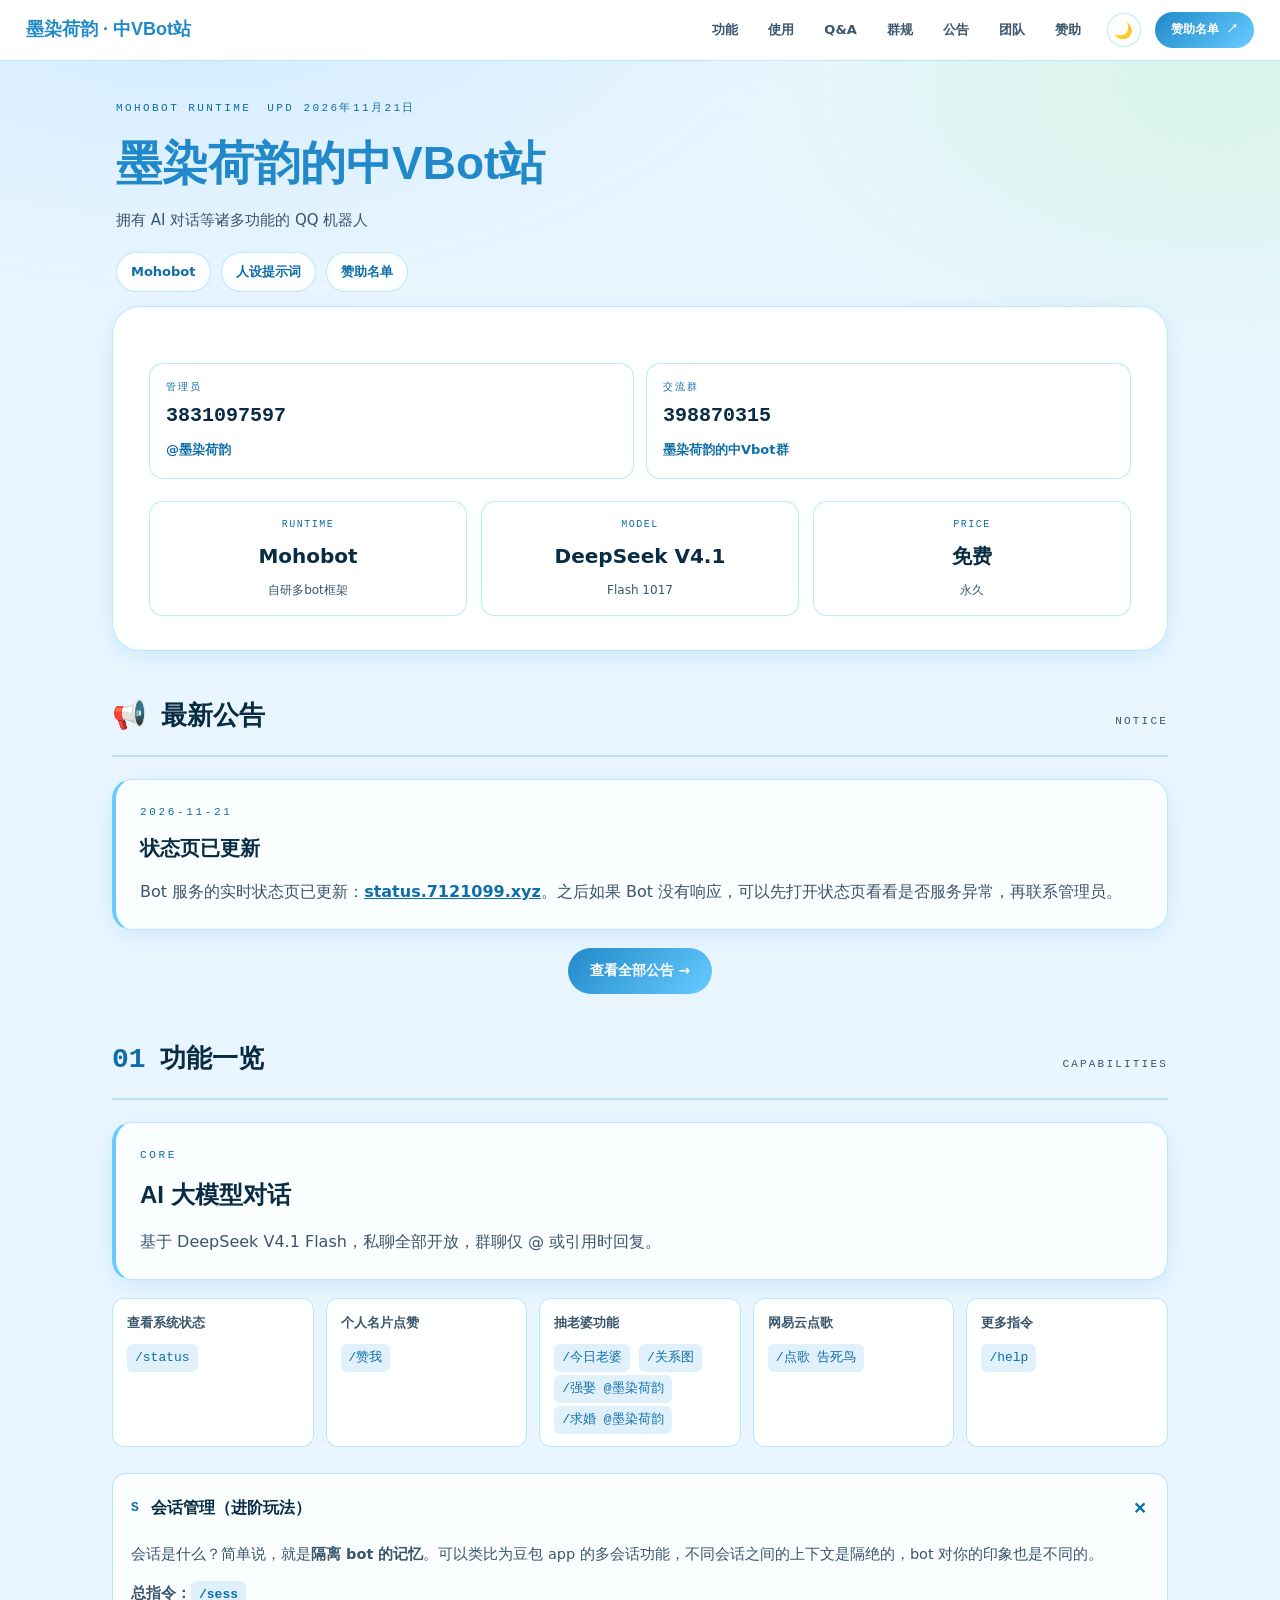
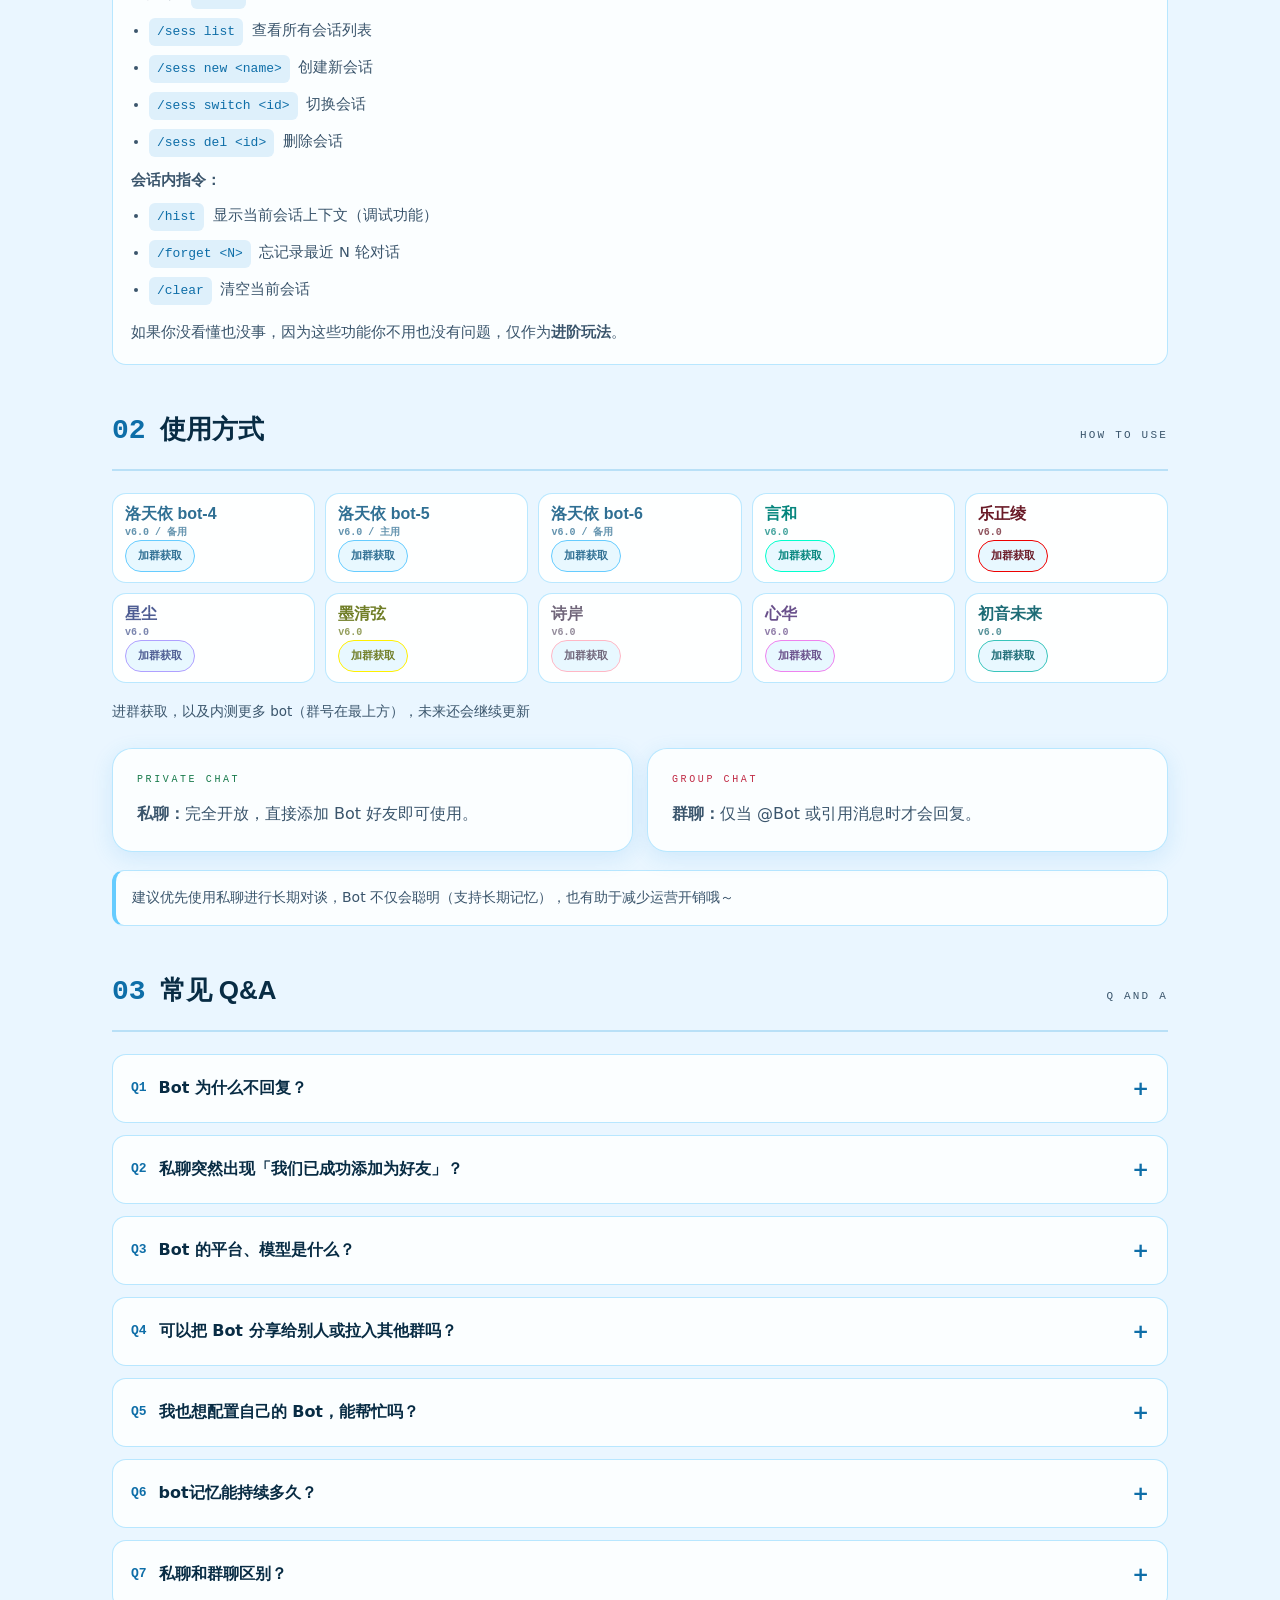
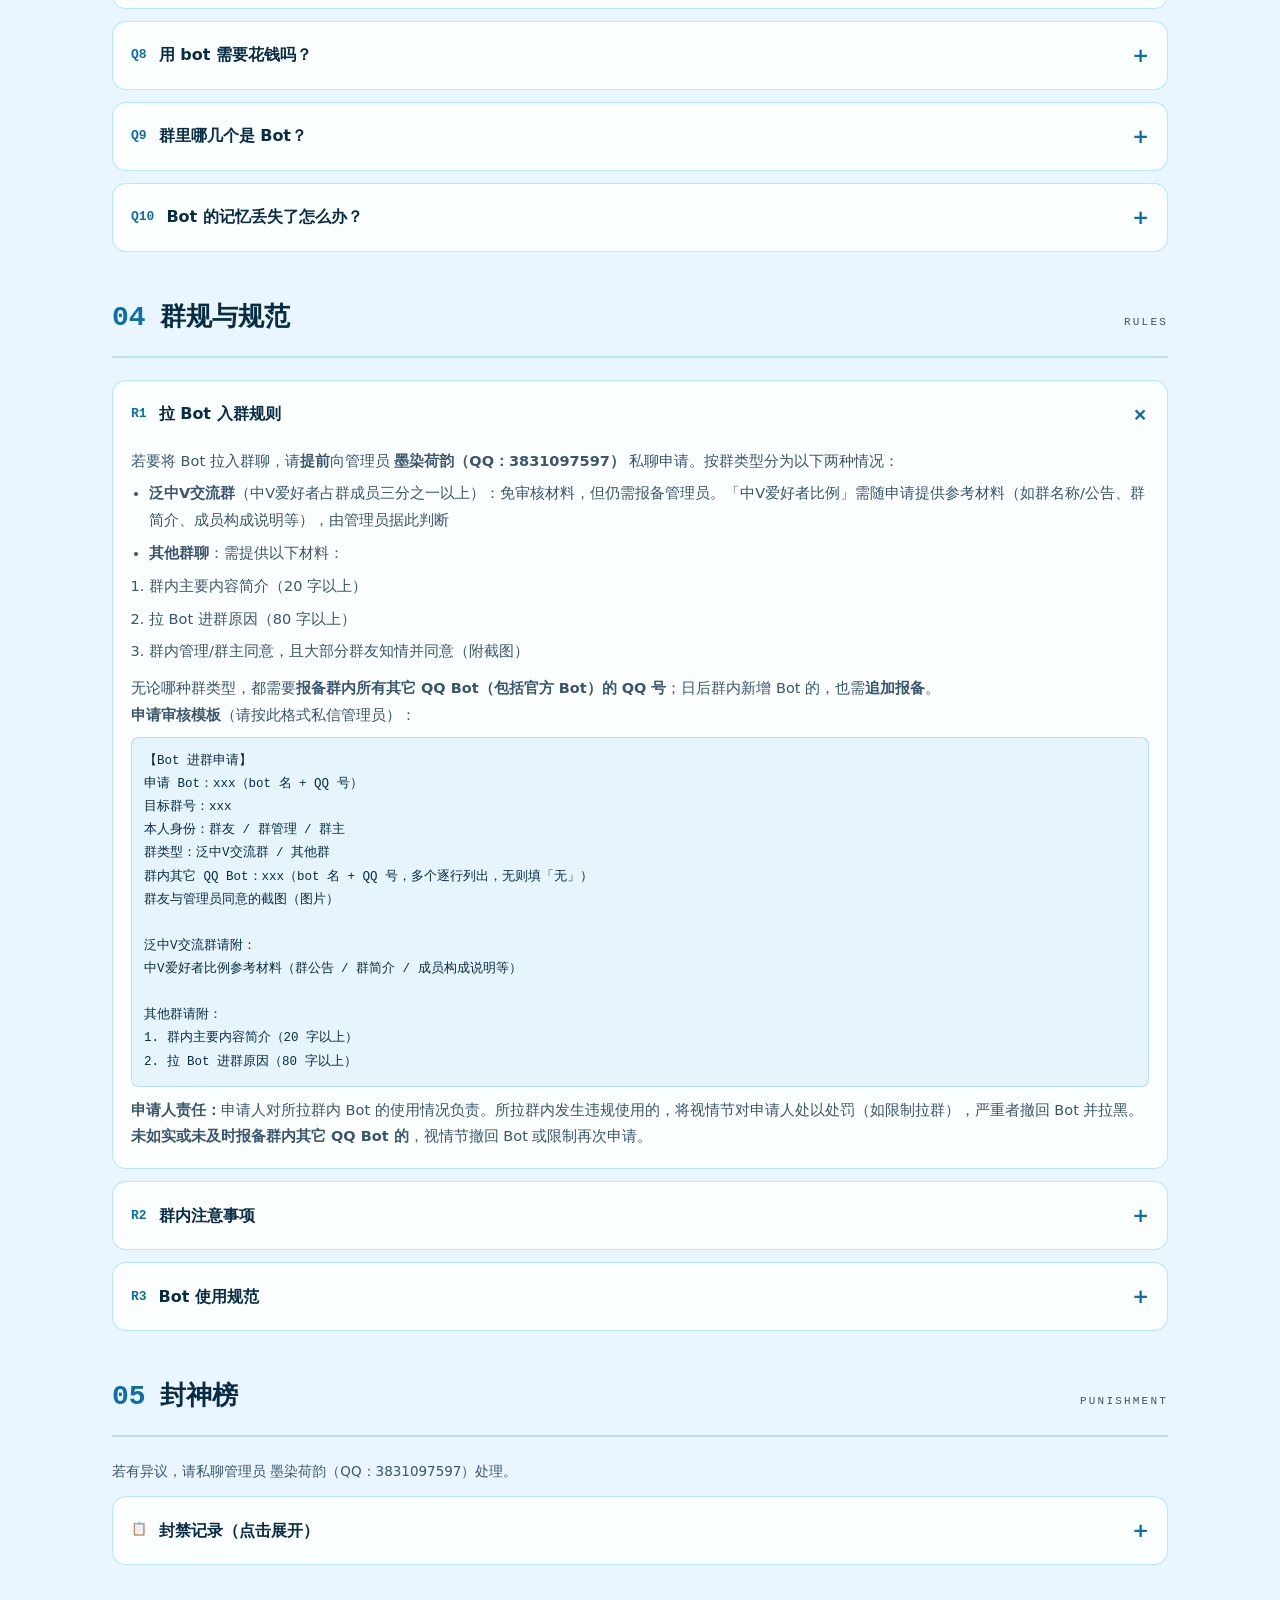
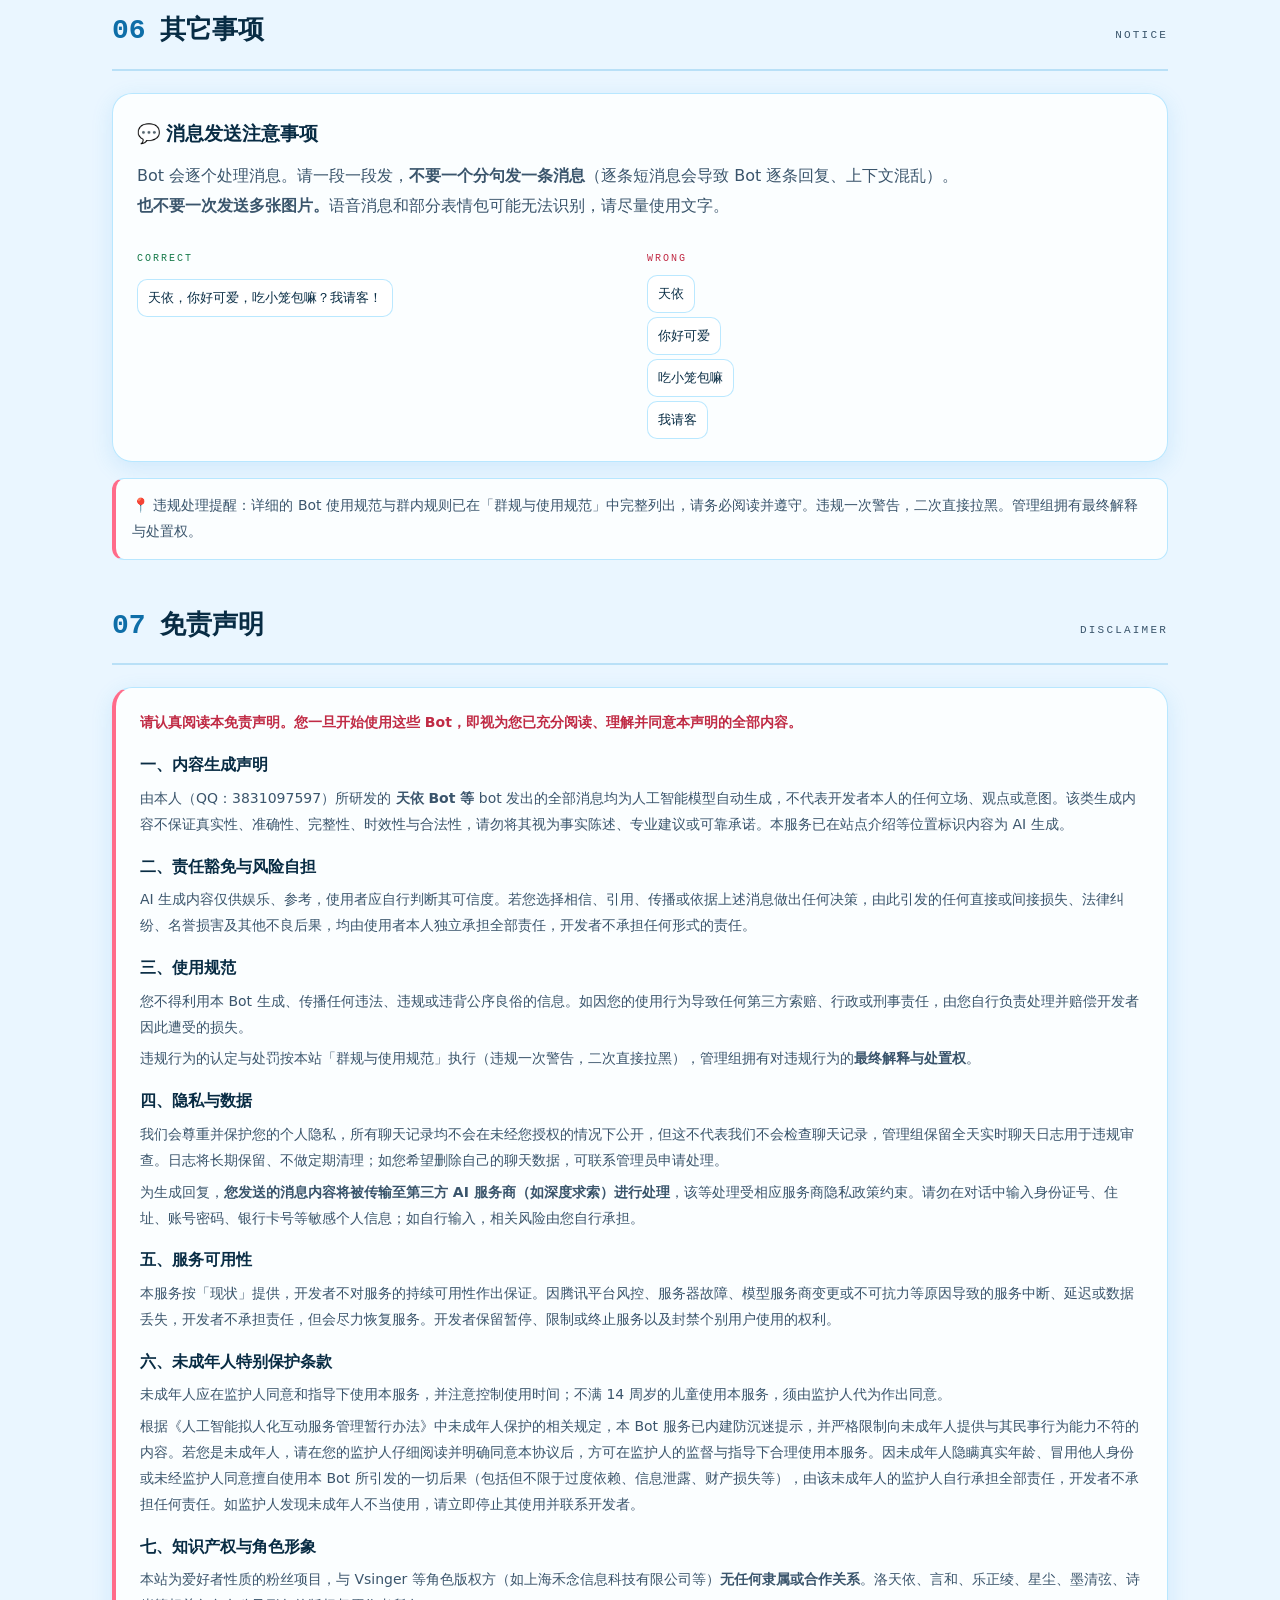
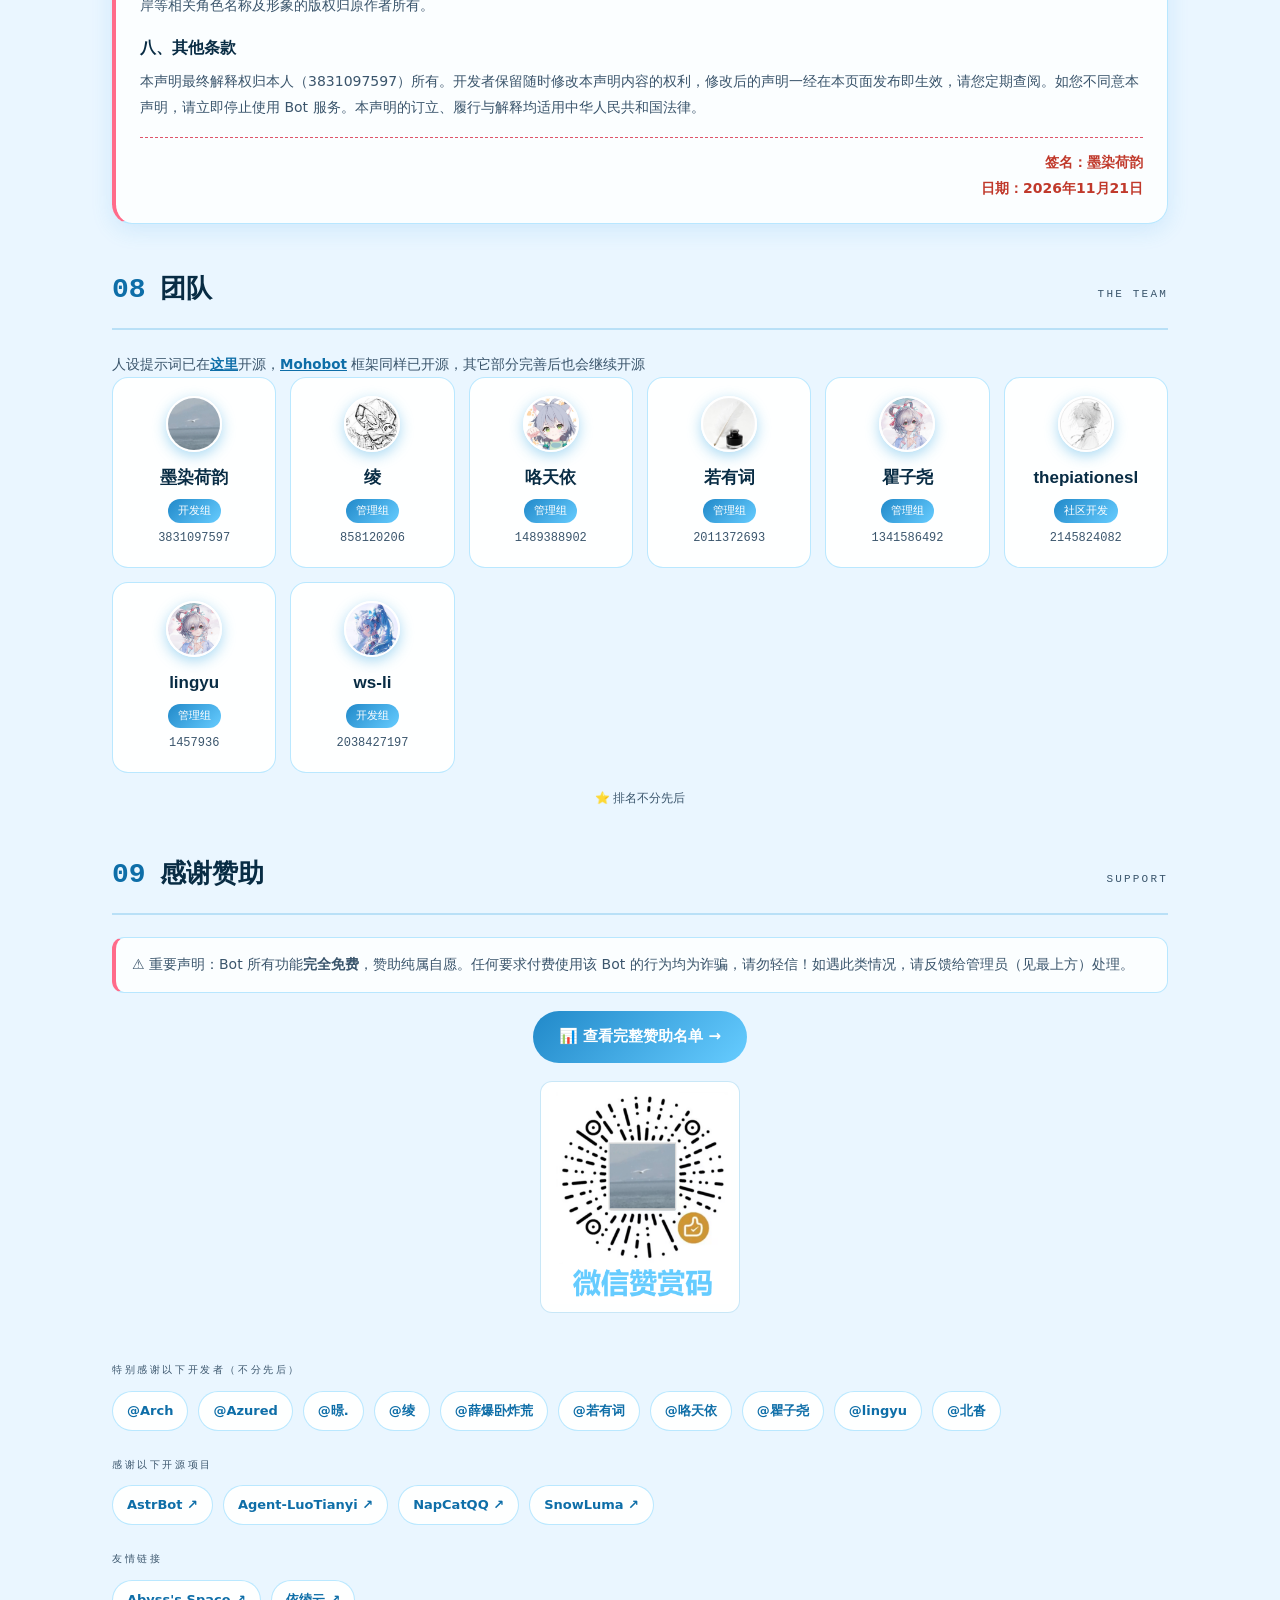
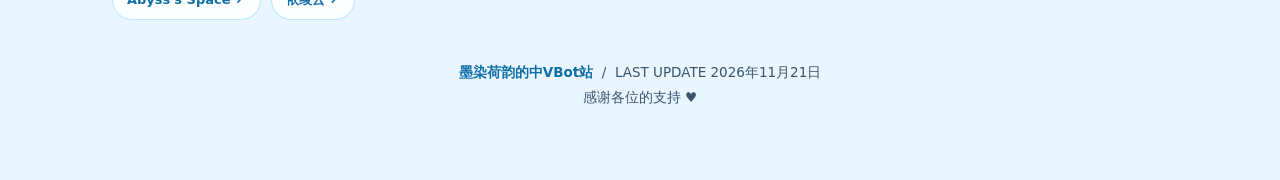
<file: index.html>
<!DOCTYPE html>
<html lang="zh-CN">
<head>
    <meta charset="UTF-8">
    <meta name="viewport" content="width=device-width, initial-scale=1.0">
    <title>墨染荷韵的中VBot站</title>
    <meta name="description" content="墨染荷韵的中VBot站：基于自研 Mohobot 框架的 QQ AI 对话机器人，由洛天依、言和、乐正绫、星尘、墨清弦、诗岸、心华、初音未来等虚拟歌姬角色驱动，完全免费。">
    <meta name="theme-color" content="#eaf6ff">
    <meta property="og:type" content="website">
    <meta property="og:site_name" content="墨染荷韵的中VBot站">
    <meta property="og:title" content="墨染荷韵的中VBot站">
    <meta property="og:description" content="基于自研 Mohobot 框架的 QQ AI 对话机器人，由洛天依等虚拟歌姬角色驱动，完全免费。">
    <meta property="og:url" content="https://7121099.xyz/">
    <link rel="icon" href="favicon.ico?v=1" type="image/x-icon">
    <link rel="stylesheet" href="style.css?v=20261107">
    <style>
.ban-table-wrap { overflow-x:auto; margin-top:2px; border-radius:12px; }
.ban-table { width:100%; min-width:560px; border-collapse:collapse; font-size:14px; background:var(--glass); border:1px solid var(--glass-bd); border-radius:12px; overflow:hidden;   }
.ban-table th { font-family:var(--mono); font-size:11px; letter-spacing:.1em; color:var(--muted); text-align:left; padding:12px 14px; border-bottom:1px solid var(--glass-bd); background:var(--th-bg); white-space:nowrap; }
.ban-table td { padding:11px 14px; border-bottom:1px solid rgba(102,204,255,.16); font-family:var(--mono); font-size:13.5px; color:var(--cyan-ink); white-space:nowrap; }
.ban-table tbody tr:last-child td { border-bottom:none; }
</style>
</head>
<body><div class="vc-top" id="vcTop"><div class="logo" id="vcLogo" style="cursor:pointer">墨染<b>荷韵</b> · 中VBot站</div><nav><a href="#fn">功能</a><a href="#use">使用</a><a href="#qa">Q&A</a><a href="#rule">群规</a><a href="notice.html">公告</a><a href="#team">团队</a><a href="#fund">赞助</a></nav><button class="theme-btn" id="themeBtn" title="切换深浅主题"><span id="themeIcon">🌙</span></button><a class="tb-btn" href="donate.html">赞助名单 ↗</a></div>

    <div class="vc-wrap">
        <header class="vc-up prx">
            <div class="vc-hero-banner">
                <div class="vc-kicker"><span>MOHOBOT RUNTIME</span><span>UPD 2026年11月21日</span></div>
                <h1 class="vc-title vc-zoom">墨染荷韵的中VBot站</h1>
                <p class="vc-sub vc-fly d1">拥有 AI 对话等诸多功能的 QQ 机器人</p>
                <div class="vc-chips vc-fly d2">
                    <a class="vc-chip" href="https://github.com/CarefreeSongs712/mohobot" target="_blank" rel="noreferrer">Mohobot</a>
                    <a class="vc-chip" href="https://github.com/CarefreeSongs712/vc-character-prompt" target="_blank" rel="noreferrer">人设提示词</a>
                    <a class="vc-chip" href="donate.html" target="_blank" rel="noreferrer">赞助名单</a>
                </div>
            </div>
            <div class="vc-hero-cards">
                <div class="vc-idcards vc-flyr d2">
                    <div class="vc-idcard"><div class="vc-idlabel">管理员</div><div class="vc-idval">3831097597</div><a class="vc-idname" href="https://qm.qq.com/q/S3tzU2t9K2" target="_blank" rel="noreferrer">@墨染荷韵</a></div>
                    <div class="vc-idcard"><div class="vc-idlabel">交流群</div><div class="vc-idval">398870315</div><a class="vc-idname" href="https://qm.qq.com/q/4NJ8ykYM80" target="_blank" rel="noreferrer">墨染荷韵的中Vbot群</a></div>
                </div>
                <div class="vc-stats vc-fly d3">
                    <div class="vc-stat"><div class="vc-stat-k">RUNTIME</div><div class="vc-stat-v">Mohobot</div><div class="vc-stat-u">自研多bot框架</div></div>
                    <div class="vc-stat"><div class="vc-stat-k">MODEL</div><div class="vc-stat-v">DeepSeek V4.1</div><div class="vc-stat-u">Flash 1017</div></div>
                    <div class="vc-stat"><div class="vc-stat-k">PRICE</div><div class="vc-stat-v">免费</div><div class="vc-stat-u">永久</div></div>
                </div>
            </div>
        </header>
        <section class="vc-sec" id="notice">
            <div class="vc-sechead vc-up"><span class="vc-secnum">📢</span><h2 class="vc-sectitle">最新公告</h2><span class="vc-seclatin">NOTICE</span></div>
            <div class="vc-panel accent vc-up" style="margin-top:0;">
                <div style="font-family:var(--mono);font-size:11px;letter-spacing:.24em;color:var(--label);">2026-11-21</div>
                <h3 style="font-family:var(--display);font-size:20px;margin:8px 0 10px;font-weight:700;">状态页已更新</h3>
                <p style="color:var(--muted);margin:0;">Bot 服务的实时状态页已更新：<a href="https://status.7121099.xyz/" target="_blank" rel="noreferrer" style="color:var(--label);font-weight:700;">status.7121099.xyz</a>。之后如果 Bot 没有响应，可以先打开状态页看看是否服务异常，再联系管理员。</p>
            </div>
            <div style="text-align:center;margin-top:16px;" class="vc-up">
                <a href="notice.html" class="vc-chip" style="font-size:14px;padding:10px 22px;background:linear-gradient(135deg,var(--cyan-deep),var(--cyan));color:#fff;border:none;">查看全部公告 →</a>
            </div>
        </section>
        <section class="vc-sec" id="fn">
            <div class="vc-sechead vc-up"><span class="vc-secnum">01</span><h2 class="vc-sectitle">功能一览</h2><span class="vc-seclatin">CAPABILITIES</span></div>
            <div class="vc-panel accent vc-up">
                <div style="font-family:var(--mono);font-size:11px;letter-spacing:.24em;color:var(--label);">CORE</div>
                <h3 style="font-family:var(--display);font-size:24px;margin:8px 0 10px;font-weight:700;">AI 大模型对话</h3>
                <p style="color:var(--muted);margin:0;">基于 DeepSeek V4.1 Flash，私聊全部开放，群聊仅 @ 或引用时回复。</p>
            </div>
            <div class="vc-cmds vc-up">
                <div class="vc-cmd"><div class="vc-cmd-l">查看系统状态</div><code class="vc-code">/status</code></div>
                <div class="vc-cmd"><div class="vc-cmd-l">个人名片点赞</div><code class="vc-code">/赞我</code></div>
                <div class="vc-cmd"><div class="vc-cmd-l">抽老婆功能</div><code class="vc-code">/今日老婆</code> <code class="vc-code">/关系图</code> <code class="vc-code">/强娶 @墨染荷韵</code> <code class="vc-code">/求婚 @墨染荷韵</code></div>
                <div class="vc-cmd"><div class="vc-cmd-l">网易云点歌</div><code class="vc-code">/点歌 告死鸟</code></div>
                <div class="vc-cmd"><div class="vc-cmd-l">更多指令</div><code class="vc-code">/help</code></div>
            </div>
            <div class="vc-up" style="margin-top:26px;">
                <div class="vc-acc open">
                    <div class="vc-acc-h"><span class="vc-acc-i">S</span><span>会话管理（进阶玩法）</span><span class="vc-acc-x">+</span></div>
                    <div class="vc-acc-b"><div class="vc-acc-in">
                        <p>会话是什么？简单说，就是<strong>隔离 bot 的记忆</strong>。可以类比为豆包 app 的多会话功能，不同会话之间的上下文是隔绝的，bot 对你的印象也是不同的。</p>
                        <p style="margin-top:10px;"><strong>总指令：<code class="vc-code">/sess</code></strong></p>
                        <ul>
                            <li><code class="vc-code">/sess list</code> 查看所有会话列表</li>
                            <li><code class="vc-code">/sess new &lt;name&gt;</code> 创建新会话</li>
                            <li><code class="vc-code">/sess switch &lt;id&gt;</code> 切换会话</li>
                            <li><code class="vc-code">/sess del &lt;id&gt;</code> 删除会话</li>
                        </ul>
                        <p style="margin-top:10px;"><strong>会话内指令：</strong></p>
                        <ul>
                            <li><code class="vc-code">/hist</code> 显示当前会话上下文（调试功能）</li>
                            <li><code class="vc-code">/forget &lt;N&gt;</code> 忘记录最近 N 轮对话</li>
                            <li><code class="vc-code">/clear</code> 清空当前会话</li>
                        </ul>
                        <p style="margin-top:14px;">如果你没看懂也没事，因为这些功能你不用也没有问题，仅作为<strong>进阶玩法</strong>。</p>
                    </div></div>
                </div>
            </div>
        </section>
        <section class="vc-sec" id="use">
            <div class="vc-sechead vc-up"><span class="vc-secnum">02</span><h2 class="vc-sectitle">使用方式</h2><span class="vc-seclatin">HOW TO USE</span></div>
            <div class="vc-bots vc-up">
                <div class="vc-bot" style="--bc:#66CCFF"><div class="vc-bot-info"><div class="vc-bot-n">洛天依 bot-4<div class="vc-bot-v">v6.0 / 备用</div></div><a class="vc-bot-btn" href="https://qm.qq.com/q/S3tzU2t9K2" target="_blank" rel="noreferrer">加群获取</a></div></div>
                <div class="vc-bot" style="--bc:#66CCFF"><div class="vc-bot-info"><div class="vc-bot-n">洛天依 bot-5<div class="vc-bot-v">v6.0 / 主用</div></div><a class="vc-bot-btn" href="https://qm.qq.com/q/S3tzU2t9K2" target="_blank" rel="noreferrer">加群获取</a></div></div>
                <div class="vc-bot" style="--bc:#66CCFF"><div class="vc-bot-info"><div class="vc-bot-n">洛天依 bot-6<div class="vc-bot-v">v6.0 / 备用</div></div><a class="vc-bot-btn" href="https://qm.qq.com/q/S3tzU2t9K2" target="_blank" rel="noreferrer">加群获取</a></div></div>
                <div class="vc-bot" style="--bc:#00FFCC"><div class="vc-bot-info"><div class="vc-bot-n">言和<div class="vc-bot-v">v6.0</div></div><a class="vc-bot-btn" href="https://qm.qq.com/q/S3tzU2t9K2" target="_blank" rel="noreferrer">加群获取</a></div></div>
                <div class="vc-bot" style="--bc:#EE0000"><div class="vc-bot-info"><div class="vc-bot-n">乐正绫<div class="vc-bot-v">v6.0</div></div><a class="vc-bot-btn" href="https://qm.qq.com/q/S3tzU2t9K2" target="_blank" rel="noreferrer">加群获取</a></div></div>
                <div class="vc-bot" style="--bc:#AFA0FF"><div class="vc-bot-info"><div class="vc-bot-n">星尘<div class="vc-bot-v">v6.0</div></div><a class="vc-bot-btn" href="https://qm.qq.com/q/S3tzU2t9K2" target="_blank" rel="noreferrer">加群获取</a></div></div>
                <div class="vc-bot" style="--bc:#FFF000"><div class="vc-bot-info"><div class="vc-bot-n">墨清弦<div class="vc-bot-v">v6.0</div></div><a class="vc-bot-btn" href="https://qm.qq.com/q/S3tzU2t9K2" target="_blank" rel="noreferrer">加群获取</a></div></div>
                <div class="vc-bot" style="--bc:#FFB7C5"><div class="vc-bot-info"><div class="vc-bot-n">诗岸<div class="vc-bot-v">v6.0</div></div><a class="vc-bot-btn" href="https://qm.qq.com/q/S3tzU2t9K2" target="_blank" rel="noreferrer">加群获取</a></div></div>
                <div class="vc-bot" style="--bc:#EE82EE"><div class="vc-bot-info"><div class="vc-bot-n">心华<div class="vc-bot-v">v6.0</div></div><a class="vc-bot-btn" href="https://qm.qq.com/q/S3tzU2t9K2" target="_blank" rel="noreferrer">加群获取</a></div></div>
                <div class="vc-bot" style="--bc:#39C5BB"><div class="vc-bot-info"><div class="vc-bot-n">初音未来<div class="vc-bot-v">v6.0</div></div><a class="vc-bot-btn" href="https://qm.qq.com/q/S3tzU2t9K2" target="_blank" rel="noreferrer">加群获取</a></div></div>
            </div>
            <p style="color:var(--muted);font-size:13.5px;margin-top:16px;">进群获取，以及内测更多 bot（群号在最上方），未来还会继续更新</p>
            <div class="vc-two vc-up" style="margin-top:24px;">
                <div class="vc-panel"><div style="font-family:var(--mono);font-size:10px;letter-spacing:.26em;color:var(--ok-ink);">PRIVATE CHAT</div><p style="color:var(--muted);margin:10px 0 0;"><strong>私聊：</strong>完全开放，直接添加 Bot 好友即可使用。</p></div>
                <div class="vc-panel"><div style="font-family:var(--mono);font-size:10px;letter-spacing:.26em;color:var(--danger-ink);">GROUP CHAT</div><p style="color:var(--muted);margin:10px 0 0;"><strong>群聊：</strong>仅当 @Bot 或引用消息时才会回复。</p></div>
            </div>
            <div class="vc-note vc-up">建议优先使用私聊进行长期对谈，Bot 不仅会聪明（支持长期记忆），也有助于减少运营开销哦～</div>
        </section>
        <section class="vc-sec" id="qa">
            <div class="vc-sechead vc-up"><span class="vc-secnum">03</span><h2 class="vc-sectitle">常见 Q&A</h2><span class="vc-seclatin">Q AND A</span></div>
            <div class="vc-up">
                <div class="vc-acc"><div class="vc-acc-h"><span class="vc-acc-i">Q1</span><span>Bot 为什么不回复？</span><span class="vc-acc-x">+</span></div><div class="vc-acc-b"><div class="vc-acc-in"><p>通常 15 秒内会回复，若发送图片可能稍慢。若超过 2 分钟未回复：</p><ul><li>可能是模型生成了空白内容，请重发消息</li><li>可能是 Bot 卡住，请等待几分钟后重试</li><li>极小概率被腾讯风控，请联系管理员</li><li>极小概率因为回复频率过快被限流，等一会或者联系管理员</li></ul></div></div></div>
                <div class="vc-acc"><div class="vc-acc-h"><span class="vc-acc-i">Q2</span><span>私聊突然出现「我们已成功添加为好友」？</span><span class="vc-acc-x">+</span></div><div class="vc-acc-b"><div class="vc-acc-in"><p>别担心！<strong>不是被删好友！</strong><br>这是因为 Bot 被风控，表面上加上了好友而实际没有，之前是单向好友关系，刚刚才正式通过好友申请。请无视即可～</p></div></div></div>
                <div class="vc-acc"><div class="vc-acc-h"><span class="vc-acc-i">Q3</span><span>Bot 的平台、模型是什么？</span><span class="vc-acc-x">+</span></div><div class="vc-acc-b"><div class="vc-acc-in"><p>平台：SnowLuma + <a href="https://github.com/CarefreeSongs712/mohobot" target="_blank" rel="noreferrer">Mohobot</a><br>主模型：DeepSeek V4.1 Flash<br>Bot 基于自研的 <a href="https://github.com/CarefreeSongs712/mohobot" target="_blank" rel="noreferrer">Mohobot</a> 多机器人 AI 框架驱动。</p></div></div></div>
                <div class="vc-acc"><div class="vc-acc-h"><span class="vc-acc-i">Q4</span><span>可以把 Bot 分享给别人或拉入其他群吗？</span><span class="vc-acc-x">+</span></div><div class="vc-acc-b"><div class="vc-acc-in"><p>✅ <strong>可以分享推荐</strong>（建议 Q群/QQ空间，不建议B站等公开平台）<br>✅ <strong>拉群需联系管理员</strong>，具体要求请查看「群规与使用规范」中的拉群规则。</p></div></div></div>
                <div class="vc-acc"><div class="vc-acc-h"><span class="vc-acc-i">Q5</span><span>我也想配置自己的 Bot，能帮忙吗？</span><span class="vc-acc-x">+</span></div><div class="vc-acc-b"><div class="vc-acc-in"><p>当然可以！人设提示词已开源，可直接前往 <a href="https://github.com/CarefreeSongs712/vc-character-prompt" target="_blank" rel="noreferrer">vc-character-prompt</a> 获取；<br>Bot 所用的 <a href="https://github.com/CarefreeSongs712/mohobot" target="_blank" rel="noreferrer">Mohobot</a> 框架同样已开源，欢迎前往查看、一起交流！其它配置相关问题请联系管理员。</p></div></div></div>
                <div class="vc-acc"><div class="vc-acc-h"><span class="vc-acc-i">Q6</span><span>bot记忆能持续多久？</span><span class="vc-acc-x">+</span></div><div class="vc-acc-b"><div class="vc-acc-in"><p>记忆完整保留40轮，40轮以上压缩，可能会有丢失。另外长期记忆功能正在不断完善，敬请期待！</p></div></div></div>
                <div class="vc-acc"><div class="vc-acc-h"><span class="vc-acc-i">Q7</span><span>私聊和群聊区别？</span><span class="vc-acc-x">+</span></div><div class="vc-acc-b"><div class="vc-acc-in"><p>基本一样，私聊记忆较全。优先使用私聊而非群聊</p></div></div></div>
                <div class="vc-acc"><div class="vc-acc-h"><span class="vc-acc-i">Q8</span><span>用 bot 需要花钱吗？</span><span class="vc-acc-x">+</span></div><div class="vc-acc-b"><div class="vc-acc-in"><p>不需要。bot 使用功能均为免费。赞助皆为自愿，不强制赞助。赞助名单可以在最下面找到。</p></div></div></div>
                <div class="vc-acc"><div class="vc-acc-h"><span class="vc-acc-i">Q9</span><span>群里哪几个是 Bot？</span><span class="vc-acc-x">+</span></div><div class="vc-acc-b"><div class="vc-acc-in"><p>群内有且只有以Bot-开头的，有专属头衔含bot的，发送ping会回复的是墨染荷韵的bot。</p></div></div></div>
                <div class="vc-acc"><div class="vc-acc-h"><span class="vc-acc-i">Q10</span><span>Bot 的记忆丢失了怎么办？</span><span class="vc-acc-x">+</span></div><div class="vc-acc-b"><div class="vc-acc-in"><p>2026 年 10 月的服务器故障曾导致过一次数据清空（详见<a href="notice.html">公告</a>），此后暂未再出现。如仍遇到记忆丢失，请<strong>私聊管理员 墨染荷韵（QQ：3831097597）</strong>反馈，并<strong>附上相关聊天记录</strong>，以便排查处理。</p></div></div></div>
            </div>
        </section>
        <section class="vc-sec" id="rule">
            <div class="vc-sechead vc-up"><span class="vc-secnum">04</span><h2 class="vc-sectitle">群规与规范</h2><span class="vc-seclatin">RULES</span></div>
            <div class="vc-up">
                <div class="vc-acc open">
                    <div class="vc-acc-h"><span class="vc-acc-i">R1</span><span>拉 Bot 入群规则</span><span class="vc-acc-x">+</span></div>
                    <div class="vc-acc-b"><div class="vc-acc-in">
                        <p>若要将 Bot 拉入群聊，请<strong>提前</strong>向管理员 <strong>墨染荷韵（QQ：3831097597）</strong> 私聊申请。按群类型分为以下两种情况：</p>
                        <ul>
                            <li><strong>泛中V交流群</strong>（中V爱好者占群成员三分之一以上）：免审核材料，但仍需报备管理员。「中V爱好者比例」需随申请提供参考材料（如群名称/公告、群简介、成员构成说明等），由管理员据此判断</li>
                            <li><strong>其他群聊</strong>：需提供以下材料：
                                <ol><li>群内主要内容简介（20 字以上）</li><li>拉 Bot 进群原因（80 字以上）</li><li>群内管理/群主同意，且大部分群友知情并同意（附截图）</li></ol></li>
                        </ul>
                        <p style="margin-top:10px;">无论哪种群类型，都需要<strong>报备群内所有其它 QQ Bot（包括官方 Bot）的 QQ 号</strong>；日后群内新增 Bot 的，也需<strong>追加报备</strong>。</p>
                        <p><strong>申请审核模板</strong>（请按此格式私信管理员）：</p>
                        <pre>【Bot 进群申请】
申请 Bot：xxx（bot 名 + QQ 号）
目标群号：xxx
本人身份：群友 / 群管理 / 群主
群类型：泛中V交流群 / 其他群
群内其它 QQ Bot：xxx（bot 名 + QQ 号，多个逐行列出，无则填「无」）
群友与管理员同意的截图（图片）

泛中V交流群请附：
中V爱好者比例参考材料（群公告 / 群简介 / 成员构成说明等）

其他群请附：
1. 群内主要内容简介（20 字以上）
2. 拉 Bot 进群原因（80 字以上）</pre>
                        <p style="margin-top:10px;"><strong>申请人责任：</strong>申请人对所拉群内 Bot 的使用情况负责。所拉群内发生违规使用的，将视情节对申请人处以处罚（如限制拉群），严重者撤回 Bot 并拉黑。<strong>未如实或未及时报备群内其它 QQ Bot 的</strong>，视情节撤回 Bot 或限制再次申请。</p>
                    </div></div>
                </div>
                <div class="vc-acc">
                    <div class="vc-acc-h"><span class="vc-acc-i">R2</span><span>群内注意事项</span><span class="vc-acc-x">+</span></div>
                    <div class="vc-acc-b"><div class="vc-acc-in">
                        <ul>
                            <li><strong>禁止</strong>血腥暴力、猎奇以及引起多数成员反感的内容，管理将撤回并根据情况移出群</li>
                            <li><strong>严禁</strong>网暴、开盒（人肉搜索）他人等违法行为</li>
                            <li><strong>绝对不允许</strong>键政（政治讨论）、敏感话题发言！不管你的观点是不是正确的，只要涉政都不允许，若发现立即严肃处理，违者直接移出群</li>
                            <li><strong>禁止</strong>未经管理员许可发布广告、拉人进其它群、推广或发送不明链接，违者撤回并视情况移出群</li>
                            <li>对骂、互嘲一律有惩罚，先挑事者惩罚加倍。中间煽风点火者也会受到相应处罚。群员可截图举给群管，私人问题请私聊解决</li>
                        </ul>
                    </div></div>
                </div>
                <div class="vc-acc">
                    <div class="vc-acc-h"><span class="vc-acc-i">R3</span><span>Bot 使用规范</span><span class="vc-acc-x">+</span></div>
                    <div class="vc-acc-b"><div class="vc-acc-in">
                        <p>仅限于正常、健康的交流与娱乐。以下行为均被定性为违规：</p>
                        <ul>
                            <li><strong>绝对不允许</strong>诱导 Bot 进行键政（政治讨论）或输出敏感话题内容！不管你的观点是不是正确的，只要涉政都不允许，Bot 也不会对任何政治话题表态，若发现立即严肃处理</li>
                            <li>对 Bot 提出任何形式的<strong>性请求</strong>、角色扮演中的<strong>越界要求</strong>、<strong>暴力虐待</strong>指令</li>
                            <li>恶意诱导 Bot 输出违规内容，或利用 Bot 进行<strong>骚扰、刷屏、引战</strong></li>
                            <li>以「测试」「玩笑」为名实施上述行为，同样视为故意违规（自己体会，别过火）</li>
                            <li><strong>滥用 Bot 功能</strong>，占用大量资源。如：发送大段无意义内容、短时间内发送大量消息（包括图片）、将 Bot 当做办公 agent 使用</li>
                            <li>违反相关法律法规 & 腾讯平台规定（<a href="https://rule.tencent.com/rule/46a15f24-e42c-4cb6-a308-2347139b1201" target="_blank" rel="noreferrer">QQ软件许可及服务协议</a>）的行为</li>
                        </ul>
                        <p style="margin-top:10px;"><strong>特别提醒：</strong>天依等角色均为<strong>未成年设定</strong>。聊天内容请注意尺度，亲密话题不能越界——亲亲、搂搂抱抱等正常互动尚可，其余任何亲密内容均不得触及道德底线，一经发现将严肃处理。</p>
                        <p><strong>处罚措施：</strong>违规一次警告，二次直接拉黑。<em style="color:var(--muted);">（后台都是可以看到的哦）</em></p>
                        <p>发现他人违规使用 Bot，可截图私信管理员举报。</p>
                    </div></div>
                </div>
            </div>
        </section>

        <section class="vc-sec" id="ban">
            <div class="vc-sechead vc-up"><span class="vc-secnum">05</span><h2 class="vc-sectitle">封神榜</h2><span class="vc-seclatin">PUNISHMENT</span></div>
            <p class="vc-up" style="color:var(--muted);font-size:13.5px;margin-top:0;">若有异议，请私聊管理员 墨染荷韵（QQ：3831097597）处理。</p>
            <div class="vc-up">
                <div class="vc-acc">
                    <div class="vc-acc-h"><span class="vc-acc-i">📋</span><span>封禁记录（点击展开）</span><span class="vc-acc-x">+</span></div>
                    <div class="vc-acc-b"><div class="vc-acc-in">
                        <div class="ban-table-wrap">
                            <table class="ban-table">
                                <thead><tr><th>处罚用户</th><th>处罚项目</th><th>处罚时长</th><th>处罚理由</th><th>处罚时间</th></tr></thead>
                                <tbody>
                                    <tr><td>193****136</td><td>封禁（拉黑）</td><td>永久</td><td>违规对话（涉政）</td><td>11.4 00:05</td></tr>
                                    <tr><td>827****759</td><td>封禁（拉黑）</td><td>永久</td><td>违规对话</td><td>10.3 19:20</td></tr>
                                    <tr><td>272****400</td><td>封禁（拉黑）</td><td>永久</td><td>违规对话</td><td>10.3 19:20</td></tr>
                                    <tr><td>387****696</td><td>限制拉群</td><td>7 天</td><td>所拉群内违规</td><td>10.3 19:20</td></tr>
                                    <tr><td>147****023</td><td>封禁</td><td>48 小时</td><td>违规对话</td><td>9.25 13:45</td></tr>
                                    <tr><td>211****615</td><td>封禁</td><td>48 小时</td><td>违规对话</td><td>9.25 13:45</td></tr>
                                    <tr><td>304****334</td><td>封禁</td><td>48 小时</td><td>违规对话</td><td>9.25 13:45</td></tr>
                                    <tr><td>134****155</td><td>封禁</td><td>48 小时</td><td>违规对话（涉政）</td><td>9.1 22:00</td></tr>
                                    <tr><td>134****155</td><td>封禁</td><td>48 小时</td><td>违规对话（涉政）</td><td>8.29 10:30</td></tr>
                                </tbody>
                            </table>
                        </div>
                        <p style="color:var(--muted);font-size:13px;margin:12px 0 0;">注：封禁是指限制使用 bot 服务。</p>
                    </div></div>
                </div>
            </div>
        </section>

        <section class="vc-sec" id="note">
            <div class="vc-sechead vc-up"><span class="vc-secnum">06</span><h2 class="vc-sectitle">其它事项</h2><span class="vc-seclatin">NOTICE</span></div>
            <div class="vc-panel vc-up" style="margin-bottom:16px;">
                <h3 style="font-family:var(--display);font-size:19px;margin:0 0 10px;font-weight:700;">💬 消息发送注意事项</h3>
                <p style="color:var(--muted);margin:0;">Bot 会逐个处理消息。请一段一段发，<strong>不要一个分句发一条消息</strong>（逐条短消息会导致 Bot 逐条回复、上下文混乱）。<br><strong>也不要一次发送多张图片。</strong>语音消息和部分表情包可能无法识别，请尽量使用文字。</p>
                <div class="vc-two" style="margin-top:18px;">
                    <div class="vc-msgbox vc-good"><div class="lab">CORRECT</div><span class="vc-bubble">天依，你好可爱，吃小笼包嘛？我请客！</span></div>
                    <div class="vc-msgbox vc-bad"><div class="lab">WRONG</div><span class="vc-bubble">天依</span><span class="vc-bubble">你好可爱</span><span class="vc-bubble">吃小笼包嘛</span><span class="vc-bubble">我请客</span></div>
                </div>
            </div>
            <div class="vc-note vc-danger vc-up">📍 违规处理提醒：详细的 Bot 使用规范与群内规则已在「群规与使用规范」中完整列出，请务必阅读并遵守。违规一次警告，二次直接拉黑。管理组拥有最终解释与处置权。</div>
        </section>
        <section class="vc-sec" id="legal">
            <div class="vc-sechead vc-up"><span class="vc-secnum">07</span><h2 class="vc-sectitle">免责声明</h2><span class="vc-seclatin">DISCLAIMER</span></div>
            <div class="vc-panel vc-legal vc-danger vc-up">
                <p style="color:var(--danger-ink);font-weight:700;margin:0;">请认真阅读本免责声明。您一旦开始使用这些 Bot，即视为您已充分阅读、理解并同意本声明的全部内容。</p>
                <div style="margin-top:14px;">
                    <h4>一、内容生成声明</h4>
                    <p>由本人（QQ：3831097597）所研发的 <strong>天依 Bot 等</strong> bot 发出的全部消息均为人工智能模型自动生成，不代表开发者本人的任何立场、观点或意图。该类生成内容不保证真实性、准确性、完整性、时效性与合法性，请勿将其视为事实陈述、专业建议或可靠承诺。本服务已在站点介绍等位置标识内容为 AI 生成。</p>
                    <h4>二、责任豁免与风险自担</h4>
                    <p>AI 生成内容仅供娱乐、参考，使用者应自行判断其可信度。若您选择相信、引用、传播或依据上述消息做出任何决策，由此引发的任何直接或间接损失、法律纠纷、名誉损害及其他不良后果，均由使用者本人独立承担全部责任，开发者不承担任何形式的责任。</p>
                    <h4>三、使用规范</h4>
                    <p>您不得利用本 Bot 生成、传播任何违法、违规或违背公序良俗的信息。如因您的使用行为导致任何第三方索赔、行政或刑事责任，由您自行负责处理并赔偿开发者因此遭受的损失。</p>
                    <p>违规行为的认定与处罚按本站「群规与使用规范」执行（违规一次警告，二次直接拉黑），管理组拥有对违规行为的<strong>最终解释与处置权</strong>。</p>
                    <h4>四、隐私与数据</h4>
                    <p>我们会尊重并保护您的个人隐私，所有聊天记录均不会在未经您授权的情况下公开，但这不代表我们不会检查聊天记录，管理组保留全天实时聊天日志用于违规审查。日志将长期保留、不做定期清理；如您希望删除自己的聊天数据，可联系管理员申请处理。</p>
                    <p>为生成回复，<strong>您发送的消息内容将被传输至第三方 AI 服务商（如深度求索）进行处理</strong>，该等处理受相应服务商隐私政策约束。请勿在对话中输入身份证号、住址、账号密码、银行卡号等敏感个人信息；如自行输入，相关风险由您自行承担。</p>
                    <h4>五、服务可用性</h4>
                    <p>本服务按「现状」提供，开发者不对服务的持续可用性作出保证。因腾讯平台风控、服务器故障、模型服务商变更或不可抗力等原因导致的服务中断、延迟或数据丢失，开发者不承担责任，但会尽力恢复服务。开发者保留暂停、限制或终止服务以及封禁个别用户使用的权利。</p>
                    <h4>六、未成年人特别保护条款</h4>
                    <p>未成年人应在监护人同意和指导下使用本服务，并注意控制使用时间；不满 14 周岁的儿童使用本服务，须由监护人代为作出同意。</p>
                    <p>根据《人工智能拟人化互动服务管理暂行办法》中未成年人保护的相关规定，本 Bot 服务已内建防沉迷提示，并严格限制向未成年人提供与其民事行为能力不符的内容。若您是未成年人，请在您的监护人仔细阅读并明确同意本协议后，方可在监护人的监督与指导下合理使用本服务。因未成年人隐瞒真实年龄、冒用他人身份或未经监护人同意擅自使用本 Bot 所引发的一切后果（包括但不限于过度依赖、信息泄露、财产损失等），由该未成年人的监护人自行承担全部责任，开发者不承担任何责任。如监护人发现未成年人不当使用，请立即停止其使用并联系开发者。</p>
                    <h4>七、知识产权与角色形象</h4>
                    <p>本站为爱好者性质的粉丝项目，与 Vsinger 等角色版权方（如上海禾念信息科技有限公司等）<strong>无任何隶属或合作关系</strong>。洛天依、言和、乐正绫、星尘、墨清弦、诗岸等相关角色名称及形象的版权归原作者所有。</p>
                    <h4>八、其他条款</h4>
                    <p>本声明最终解释权归本人（3831097597）所有。开发者保留随时修改本声明内容的权利，修改后的声明一经在本页面发布即生效，请您定期查阅。如您不同意本声明，请立即停止使用 Bot 服务。本声明的订立、履行与解释均适用中华人民共和国法律。</p>
                </div>
                <div class="vc-sign"><div>签名：墨染荷韵</div><div>日期：2026年11月21日</div></div>
            </div>
        </section>

        <section class="vc-sec" id="team">
            <div class="vc-sechead vc-up"><span class="vc-secnum">08</span><h2 class="vc-sectitle">团队</h2><span class="vc-seclatin">THE TEAM</span></div>
            <p class="vc-up" style="color:var(--muted);font-size:13.5px;">人设提示词已在<a href="https://github.com/CarefreeSongs712/vc-character-prompt" target="_blank" rel="noreferrer" style="color:var(--label);font-weight:700;">这里</a>开源，<a href="https://github.com/CarefreeSongs712/mohobot" target="_blank" rel="noreferrer" style="color:var(--label);font-weight:700;">Mohobot</a> 框架同样已开源，其它部分完善后也会继续开源</p>
            <div class="vc-team vc-up">
                <div class="vc-tc"><div class="vc-tc-av"><img src="avatars/avatar-1.jpg" alt="墨染荷韵" loading="lazy"></div><div class="vc-tc-n">墨染荷韵</div><div class="vc-tc-r">开发组</div><div class="vc-tc-q">3831097597</div></div>
                <div class="vc-tc"><div class="vc-tc-av"><img src="avatars/avatar-2.jpg" alt="绫" loading="lazy"></div><div class="vc-tc-n">绫</div><div class="vc-tc-r">管理组</div><div class="vc-tc-q">858120206</div></div>
                <div class="vc-tc"><div class="vc-tc-av"><img src="avatars/avatar-3.jpg" alt="咯天依" loading="lazy"></div><div class="vc-tc-n">咯天依</div><div class="vc-tc-r">管理组</div><div class="vc-tc-q">1489388902</div></div>
                <div class="vc-tc"><div class="vc-tc-av"><img src="avatars/avatar-4.jpg" alt="若有词" loading="lazy"></div><div class="vc-tc-n">若有词</div><div class="vc-tc-r">管理组</div><div class="vc-tc-q">2011372693</div></div>
                <div class="vc-tc"><div class="vc-tc-av"><img src="avatars/avatar-5.jpg" alt="瞿子尧" loading="lazy"></div><div class="vc-tc-n">瞿子尧</div><div class="vc-tc-r">管理组</div><div class="vc-tc-q">1341586492</div></div>
                <div class="vc-tc"><div class="vc-tc-av"><img src="avatars/avatar-6.png" alt="thepiationesl" loading="lazy"></div><div class="vc-tc-n">thepiationesl</div><div class="vc-tc-r">社区开发</div><div class="vc-tc-q">2145824082</div></div>
                <div class="vc-tc"><div class="vc-tc-av"><img src="avatars/avatar-7.jpg" alt="lingyu" loading="lazy"></div><div class="vc-tc-n">lingyu</div><div class="vc-tc-r">管理组</div><div class="vc-tc-q">1457936</div></div>
                <div class="vc-tc"><div class="vc-tc-av"><img src="avatars/avatar-8.jpg" alt="ws-li" loading="lazy"></div><div class="vc-tc-n">ws-li</div><div class="vc-tc-r">开发组</div><div class="vc-tc-q">2038427197</div></div>
            </div>
            <p style="text-align:center;color:var(--muted);font-size:12px;margin-top:14px;">⭐ 排名不分先后</p>
        </section>
        <section class="vc-sec" id="fund">
            <div class="vc-sechead vc-up"><span class="vc-secnum">09</span><h2 class="vc-sectitle">感谢赞助</h2><span class="vc-seclatin">SUPPORT</span></div>
            <div class="vc-note vc-danger vc-up" style="margin-top:0;">⚠️ 重要声明：Bot 所有功能<strong>完全免费</strong>，赞助纯属自愿。任何要求付费使用该 Bot 的行为均为诈骗，请勿轻信！如遇此类情况，请反馈给管理员（见最上方）处理。</div>

            <div style="text-align:center;margin-top:18px;" class="vc-up">
                <a href="donate.html" class="vc-chip" style="font-size:15px;padding:12px 26px;background:linear-gradient(135deg,var(--cyan-deep),var(--cyan));color:#fff;border:none;">📊 查看完整赞助名单 →</a>
            </div>
            <div style="text-align:center;margin-top:18px;" class="vc-up">
                <img src="site-data/img/donate-wechat.png" alt="赞助-微信" style="max-width:200px;width:100%;border:1px solid var(--line);border-radius:12px;padding:8px;background:var(--glass-strong);">
            </div>
            <div class="vc-up" style="margin-top:40px;">
                <div style="font-family:var(--mono);font-size:10px;letter-spacing:.26em;color:var(--muted);">特别感谢以下开发者（不分先后）</div>
                <div class="vc-chips" style="margin-top:10px;">
                    <span class="vc-chip">@Arch</span>
                    <span class="vc-chip">@Azured</span>
                    <span class="vc-chip">@暻.</span>
                    <span class="vc-chip">@绫</span>
                    <span class="vc-chip">@薛爆卧炸荒</span>
                    <span class="vc-chip">@若有词</span>
                    <span class="vc-chip">@咯天依</span>
                    <span class="vc-chip">@瞿子尧</span>
                    <span class="vc-chip">@lingyu</span>
                    <span class="vc-chip">@北沓</span>
                </div>
                <div style="font-family:var(--mono);font-size:10px;letter-spacing:.26em;color:var(--muted);margin-top:26px;">感谢以下开源项目</div>
                <div class="vc-chips" style="margin-top:10px;">
                    <a class="vc-chip" href="https://github.com/AstrBotDevs/AstrBot" target="_blank" rel="noreferrer">AstrBot ↗</a>
                    <a class="vc-chip" href="https://github.com/CarefreeSongs712/Agent-LuoTianyi" target="_blank" rel="noreferrer">Agent-LuoTianyi ↗</a>
                    <a class="vc-chip" href="https://github.com/NapNeko/NapCatQQ" target="_blank" rel="noreferrer">NapCatQQ ↗</a>
                    <a class="vc-chip" href="https://github.com/SnowLuma/SnowLuma" target="_blank" rel="noreferrer">SnowLuma ↗</a>
                </div>
                <div style="font-family:var(--mono);font-size:10px;letter-spacing:.26em;color:var(--muted);margin-top:26px;">友情链接</div>
                <div class="vc-chips" style="margin-top:10px;">
                    <a class="vc-chip" href="https://azure712.space/" target="_blank" rel="noreferrer">Abyss's Space ↗</a>
                    <a class="vc-chip" href="https://www.1zero.cn" target="_blank" rel="noreferrer">依绫云 ↗</a>
                </div>
            </div>
        </section>

        <footer class="vc-foot">
            <p><span class="hl">墨染荷韵的中VBot站</span> &nbsp;/&nbsp; LAST UPDATE 2026年11月21日</p>
            <p>感谢各位的支持 ♥</p>
        </footer>
    </div>

    <button class="to-top" id="toTop" title="回到顶部" aria-label="回到顶部">↑</button>
    <script>
(function(){
  // 折叠面板：支持鼠标与键盘，并同步 aria-expanded
  document.querySelectorAll('.vc-acc-h').forEach(function(h){
    var acc = h.parentElement;
    h.setAttribute('role','button');
    h.setAttribute('tabindex','0');
    h.setAttribute('aria-expanded', acc.classList.contains('open') ? 'true' : 'false');
    function toggle(){
      var open = acc.classList.toggle('open');
      h.setAttribute('aria-expanded', open ? 'true' : 'false');
    }
    h.addEventListener('click', toggle);
    h.addEventListener('keydown', function(e){
      if (e.key === 'Enter' || e.key === ' ') { e.preventDefault(); toggle(); }
    });
  });

  var logo = document.getElementById('vcLogo');
  if (logo) logo.addEventListener('click', function(){ window.scrollTo({top:0}); });

  var toTop = document.getElementById('toTop');
  if (toTop) {
    toTop.addEventListener('click', function(){ window.scrollTo({top:0}); });
    window.addEventListener('scroll', function(){
      toTop.classList.toggle('show', window.scrollY > 600);
    }, {passive:true});
  }
})();
</script>
<script>
(function(){
var root=document.documentElement,btn=document.getElementById('themeBtn'),icon=document.getElementById('themeIcon');
function set(d){root.classList.toggle('dark',d);if(icon)icon.textContent=d?'\u2600\ufe0f':'\ud83c\udf19';try{localStorage.setItem('vc-theme',d?'dark':'light');}catch(e){}}
var saved=null;try{saved=localStorage.getItem('vc-theme');}catch(e){}
set(saved==='dark');
if(btn)btn.addEventListener('click',function(){set(!root.classList.contains('dark'));});
})();
</script>
</body>
</html>
</file>
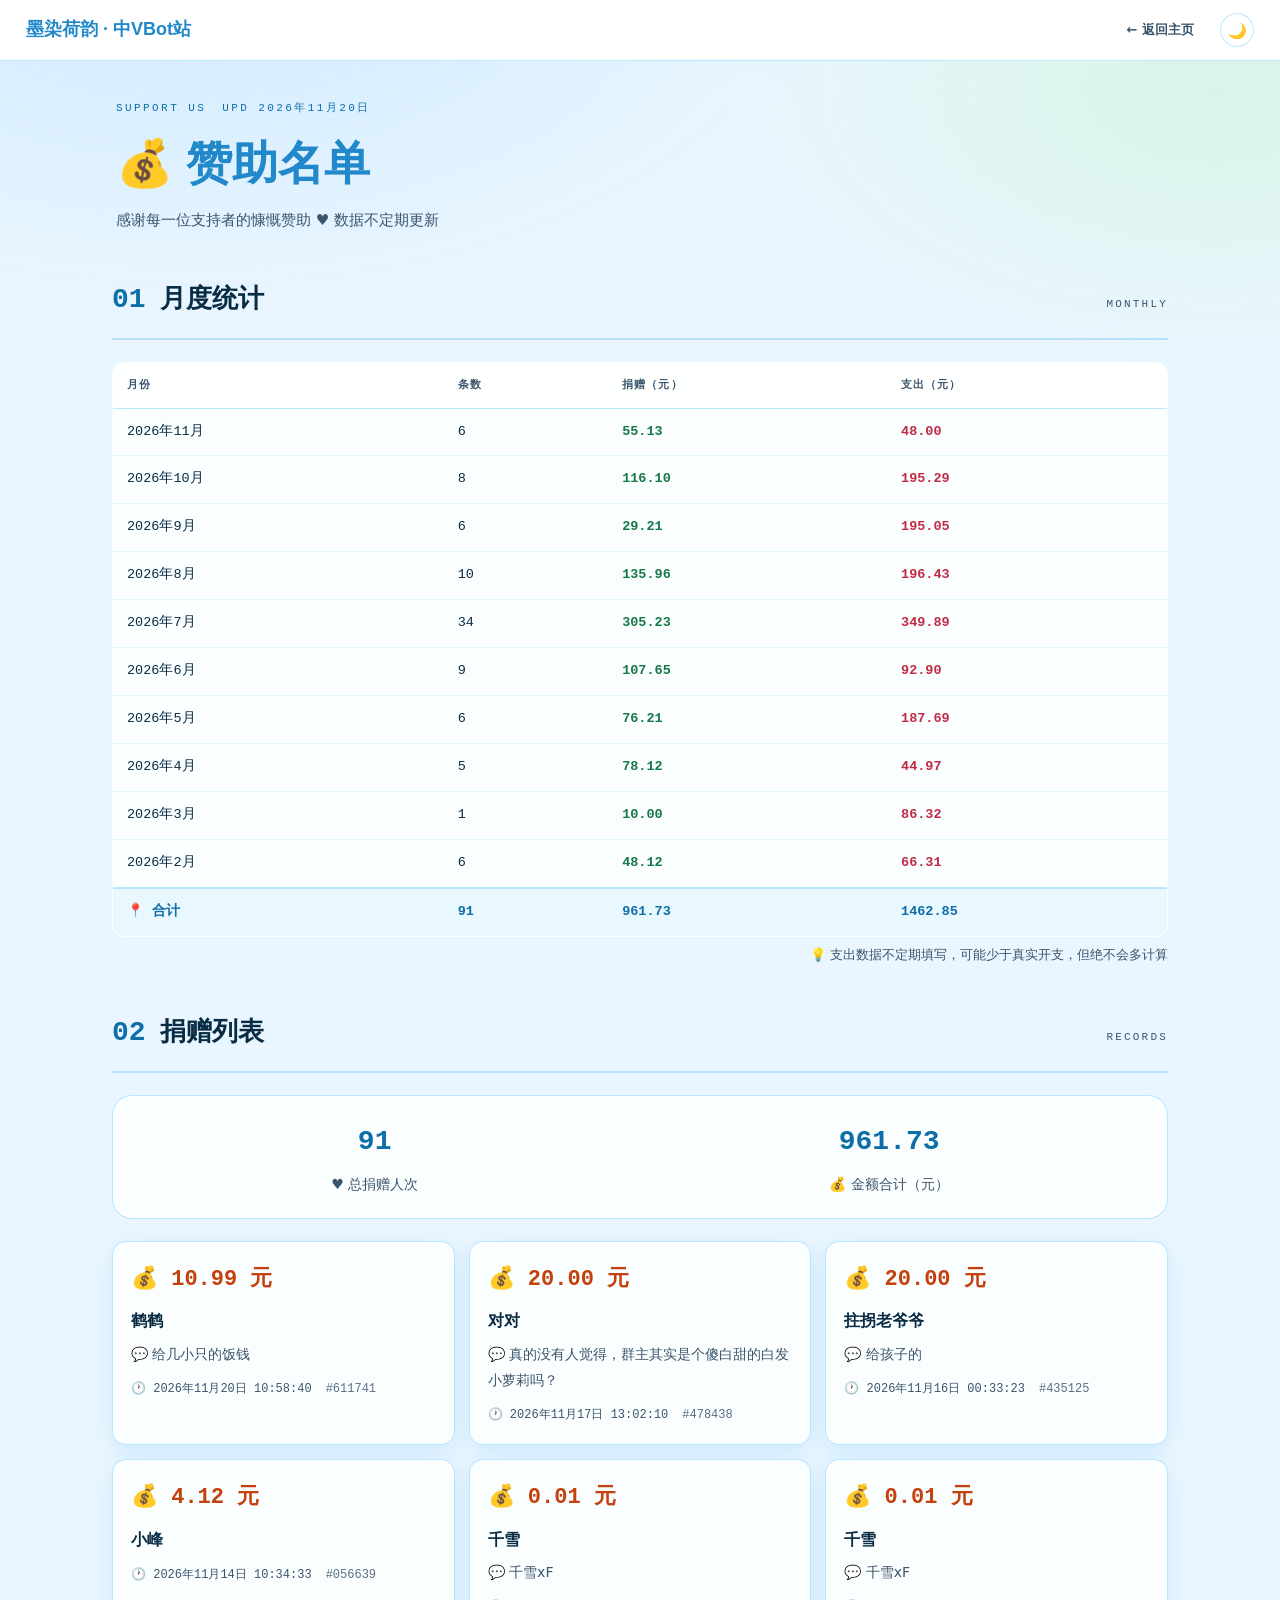
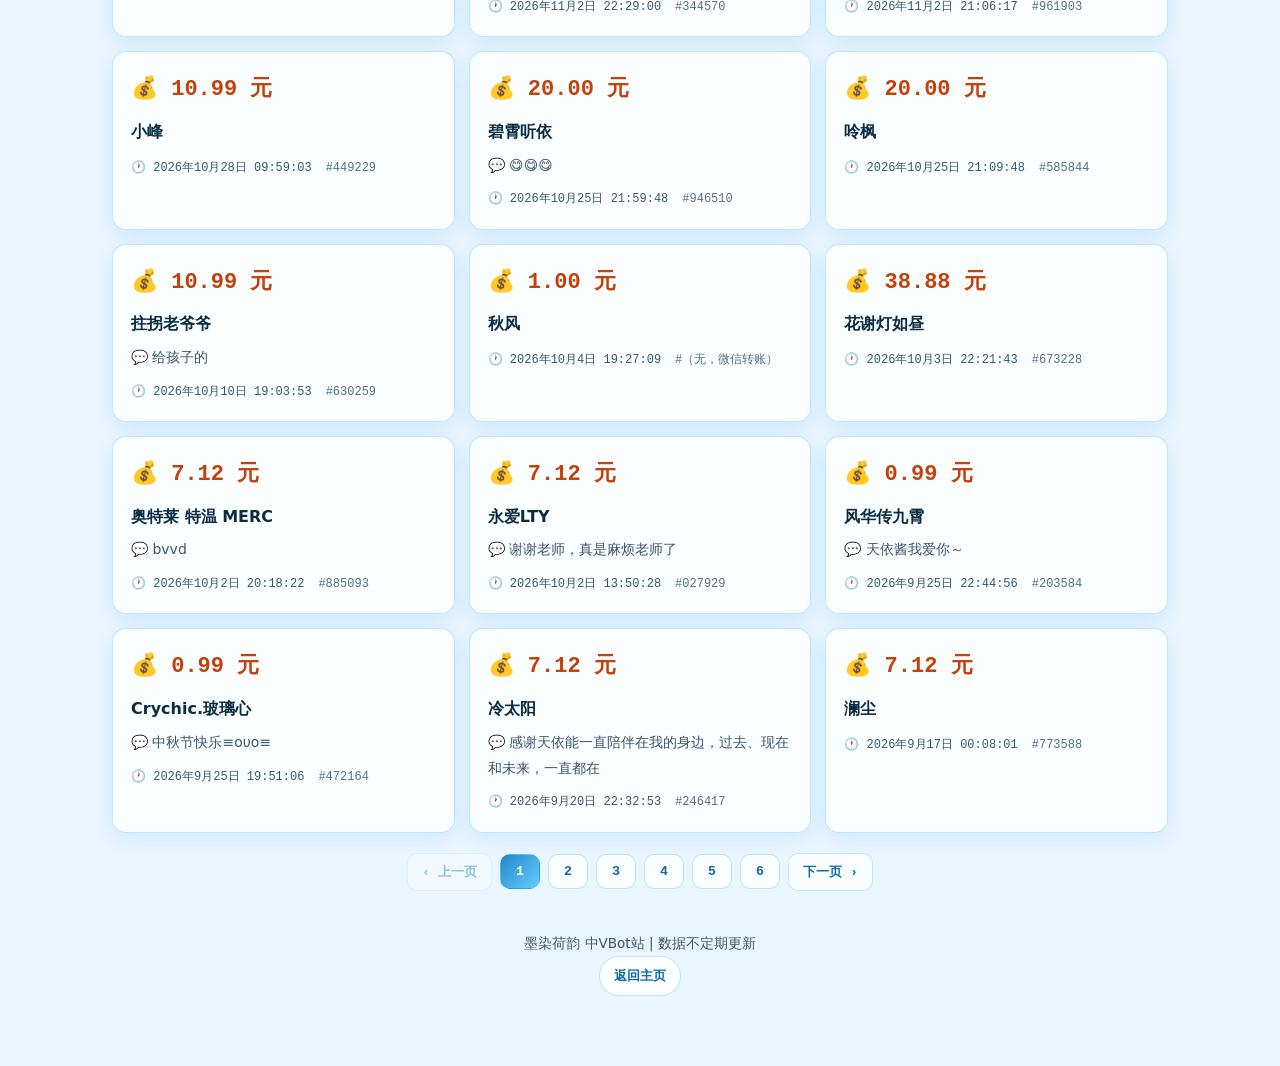
<file: donate.html>
<!DOCTYPE html>
<html lang="zh-CN">
<head>
<meta charset="UTF-8">
<meta name="viewport" content="width=device-width, initial-scale=1.0">
<title>赞助名单 - 墨染荷韵的中VBot站</title>
<meta name="description" content="墨染荷韵的中VBot站赞助名单与月度收支统计，数据不定期更新。">
<meta name="theme-color" content="#eaf6ff">
<link rel="icon" href="favicon.ico?v=1" type="image/x-icon">
<link rel="stylesheet" href="style.css?v=20261107">
<style>
.donation-summary { background:var(--glass); border:1px solid var(--glass-bd);  border-radius:var(--radius); padding:20px; margin-bottom:22px; display:flex; justify-content:space-around; flex-wrap:wrap; gap:15px; }
.summary-item { text-align:center; }
.summary-item .number { font-family:var(--mono); font-size:28px; font-weight:800; color:var(--label); }
.summary-item .label { font-size:14px; color:var(--muted); margin-top:4px; }
.vc-donate-grid { display:grid; grid-template-columns:repeat(auto-fill,minmax(260px,1fr)); gap:14px; }
.donation-card { background:var(--glass); border:1px solid var(--glass-bd); border-radius:14px; padding:18px; box-shadow:var(--shadow); }
.donation-card .amount { font-family:var(--mono); font-size:22px; font-weight:800; color:#c2410c; margin-bottom:6px; }
.donation-card .donor { font-size:16px; font-weight:700; color:var(--cyan-ink); margin-bottom:4px; }
.donation-card .donor .anonymous { color:var(--muted); font-style:italic; }
.donation-card .message { color:var(--muted); margin:6px 0; font-size:14px; }
.donation-card .meta { display:flex; flex-wrap:wrap; gap:2px 14px; margin-top:10px; font-family:var(--mono); font-size:12px; color:var(--muted); }
.donation-card .meta .order-id { opacity:.85; }
.empty-state { text-align:center; padding:40px 0; color:var(--muted); }
.empty-state .icon { font-size:40px; }
.loading { color:var(--muted); font-size:14px; }
.error-state{background:var(--glass);border:1px solid var(--glass-bd);border-radius:14px;padding:18px;color:var(--muted);}

/* 月度统计：自适应玻璃表格 */
.monthly-table-wrap { overflow-x:auto; margin-top:2px; border-radius:12px; }
.monthly-table { width:100%; min-width:380px; border-collapse:collapse; font-size:14px; background:var(--glass); border:1px solid var(--glass-bd); border-radius:12px; overflow:hidden;   }
.monthly-table th { font-family:var(--mono); font-size:11px; letter-spacing:.1em; color:var(--muted); text-align:left; padding:12px 14px; border-bottom:1px solid var(--glass-bd); background:var(--th-bg); white-space:nowrap; }
.monthly-table td { padding:11px 14px; border-bottom:1px solid rgba(102,204,255,.16); font-family:var(--mono); font-size:13.5px; color:var(--cyan-ink); white-space:nowrap; }
.monthly-table tbody tr:last-child td { border-bottom:none; }
.monthly-table .income { color:#16794a; font-weight:700; }
.monthly-table .expense { color:#c02b45; font-weight:700; }
html.dark .monthly-table .income { color:#5fd99a; }
html.dark .monthly-table .expense { color:#ff8f9f; }
.monthly-table .total-row td { border-top:2px solid var(--glass-bd); font-weight:700; color:var(--label); background:rgba(102,204,255,.12); }
.monthly-empty { text-align:center; padding:30px 0; color:var(--muted); }
</style>
</head>
<body>
<div class="vc-top" id="vcTop"><div class="logo" id="vcLogo">墨染<b>荷韵</b> · 中VBot站</div><nav><a href="index.html">← 返回主页</a></nav><button class="theme-btn" id="themeBtn" title="切换深浅主题"><span id="themeIcon">🌙</span></button></div>
<main class="vc-wrap">
<header class="vc-hero-banner">
<div class="vc-kicker"><span>SUPPORT US</span><span>UPD 2026年11月20日</span></div>
<h1 class="vc-title vc-zoom">💰 赞助名单</h1>
<p class="vc-sub vc-fly d1">感谢每一位支持者的慷慨赞助 ♥ 数据不定期更新</p>
</header>


<section class="vc-sec">
<div class="vc-sechead"><span class="vc-secnum">01</span><h2 class="vc-sectitle">月度统计</h2><span class="vc-seclatin">MONTHLY</span></div>
<div id="monthly-container"><p class="loading">加载中...</p></div>
</section>

<section class="vc-sec">
<div class="vc-sechead"><span class="vc-secnum">02</span><h2 class="vc-sectitle">捐赠列表</h2><span class="vc-seclatin">RECORDS</span></div>
<div id="donation-container"><p class="loading">加载中...</p></div>
</section>

<footer class="vc-foot">
<p>墨染荷韵 中VBot站 | 数据不定期更新</p>
<p><a href="index.html" class="vc-chip">返回主页</a></p>
</footer>
</main>
<script>
        // ===== 工具函数 =====
        function escapeHtml(str) {
            if (!str) return '';
            const div = document.createElement('div');
            div.textContent = str;
            return div.innerHTML;
        }

        // ===== 解析捐赠数据 =====
        function parseDonateData(text) {
            const entries = [];
            const blocks = text.trim().split(/\n\s*\n/);
            for (const block of blocks) {
                const lines = block.trim().split('\n');
                const entry = {};
                for (const line of lines) {
                    if (line.startsWith('金额：')) {
                        entry.amount = line.replace('金额：', '').trim();
                    } else if (line.startsWith('赞助方：')) {
                        entry.donor = line.replace('赞助方：', '').trim();
                    } else if (line.startsWith('留言：')) {
                        entry.message = line.replace('留言：', '').trim();
                    } else if (line.startsWith('时间：')) {
                        entry.time = line.replace('时间：', '').trim();
                    } else if (line.startsWith('单号（后 6 位）：')) {
                        entry.orderId = line.replace('单号（后 6 位）：', '').trim();
                    }
                }
                if (entry.amount) {
                    const numStr = entry.amount.replace(/[^0-9.]/g, '');
                    entry.amountNum = parseFloat(numStr) || 0;
                    if (entry.time) {
                        const match = entry.time.match(/(\d{4})年(\d{1,2})月/);
                        if (match) {
                            entry.monthKey = match[1] + '-' + match[2].padStart(2, '0');
                        } else {
                            entry.monthKey = 'unknown';
                        }
                    } else {
                        entry.monthKey = 'unknown';
                    }
                    entries.push(entry);
                }
            }
            return entries;
        }

        // ===== 渲染月度统计表 =====
        // 支出为各月累计值（非增量），只统计 API 支出，不含服务器开销
        const expenseMap = {
            '2026-02': 66.31,
            '2026-03': 86.32,
            '2026-04': 44.97,
            '2026-05': 187.69,
            '2026-06': 92.90,
            '2026-07': 349.89,
            '2026-08': 196.43,
            '2026-09': 195.05,
            '2026-10': 195.29,
            '2026-11': 48.00
        };

        function renderMonthlyTable(entries) {
            const container = document.getElementById('monthly-container');

            if (!entries || entries.length === 0) {
                container.innerHTML = '<div class="monthly-empty">暂无数据</div>';
                return;
            }

            const monthMap = {};
            entries.forEach(e => {
                const key = e.monthKey || 'unknown';
                if (!monthMap[key]) { monthMap[key] = { income: 0, count: 0 }; }
                monthMap[key].income += e.amountNum;
                monthMap[key].count += 1;
            });
            
            const allMonths = new Set([
                ...Object.keys(monthMap).filter(k => k !== 'unknown'),
                ...Object.keys(expenseMap)
            ]);
            const monthArr = Array.from(allMonths).sort((a, b) => b.localeCompare(a));

            if (monthArr.length === 0) {
                container.innerHTML = '<div class="monthly-empty">无法解析月份信息</div>';
                return;
            }

            let totalIncome = 0;
            let totalCount = 0;
            let totalExpense = 0;
            monthArr.forEach(k => {
                totalIncome += monthMap[k] ? monthMap[k].income : 0;
                totalCount += monthMap[k] ? monthMap[k].count : 0;
                totalExpense += expenseMap[k] || 0;
            });

            let html = '<div class="monthly-table-wrap"><table class="monthly-table">';
            html += `
                <thead>
                    <tr>
                        <th>月份</th>
                        <th>条数</th>
                        <th>捐赠（元）</th>
                        <th>支出（元）</th>
                    </tr>
                </thead>
                <tbody>
            `;

            monthArr.forEach(k => {
                const data = monthMap[k] || { income: 0, count: 0 };
                const parts = k.split('-');
                const displayMonth = parts[0] + '年' + parseInt(parts[1]) + '月';
                html += `
                    <tr>
                        <td>${displayMonth}</td>
                        <td>${data.count}</td>
                        <td class="income">${data.income.toFixed(2)}</td>
                        <td class="expense">${expenseMap[k] ? expenseMap[k].toFixed(2) : '0.00'}</td>
                    </tr>
                `;
            });

            html += `
                    <tr class="total-row">
                        <td>📍 合计</td>
                        <td>${totalCount}</td>
                        <td class="income">${totalIncome.toFixed(2)}</td>
                        <td class="expense">${totalExpense.toFixed(2)}</td>
                    </tr>
                </tbody>
            `;
            html += '</table>';
            html += '<p style="text-align:right; font-size:13px; color:var(--muted); margin-top:6px;">💡 支出数据不定期填写，可能少于真实开支，但绝不会多计算</p>';
            html += '</div>';

            container.innerHTML = html;
        }

        // ===== 分页渲染捐赠列表 =====
        const PAGE_SIZE = 18;
        let currentPage = 1;
        let allEntries = [];

        function renderDonationPage(page) {
            const container = document.getElementById('donation-container');

            if (!allEntries || allEntries.length === 0) {
                container.innerHTML = `
                    <div class="empty-state">
                        <div class="icon">📭</div>
                        <p>暂无捐赠记录</p>
                    </div>
                `;
                return;
            }

            const totalPages = Math.ceil(allEntries.length / PAGE_SIZE);
            const validPage = Math.max(1, Math.min(page, totalPages));
            currentPage = validPage;

            const start = (validPage - 1) * PAGE_SIZE;
            const end = Math.min(start + PAGE_SIZE, allEntries.length);
            const pageEntries = allEntries.slice(start, end);

            let totalAmount = 0;
            allEntries.forEach(e => { totalAmount += e.amountNum; });

            let html = `
                <div class="donation-summary">
                    <div class="summary-item">
                        <div class="number">${allEntries.length}</div>
                        <div class="label">♥ 总捐赠人次</div>
                    </div>
                    <div class="summary-item">
                        <div class="number">${totalAmount.toFixed(2)}</div>
                        <div class="label">💰 金额合计（元）</div>
                    </div>
                </div>
            `;

            // 这些占位文案不算真实留言
            const EMPTY_MESSAGES = ['', '无', '（无留言）', '(无留言)'];
            const hasMessage = entry => entry.message && EMPTY_MESSAGES.indexOf(entry.message.trim()) === -1;

            html += '<div class="vc-donate-grid">';
            pageEntries.forEach(entry => {
                const isAnonymous = !entry.donor || entry.donor === '（未署名）' || entry.donor === '';
                const donorDisplay = isAnonymous
                    ? '<span class="anonymous">（未署名）</span>'
                    : escapeHtml(entry.donor);
                const messageDisplay = hasMessage(entry)
                    ? `<div class="message">💬 ${escapeHtml(entry.message)}</div>`
                    : '';

                html += `
                    <div class="donation-card">
                        <div class="amount">💰 ${escapeHtml(entry.amount)}</div>
                        <div class="donor">${donorDisplay}</div>
                        ${messageDisplay}
                        <div class="meta">
                            <span>🕐 ${escapeHtml(entry.time || '未知')}</span>
                            <span class="order-id">#${escapeHtml(entry.orderId || '------')}</span>
                        </div>
                    </div>
                `;
            });
            html += '</div>';

            html += buildPagination(totalPages, validPage);
            container.innerHTML = html;

            // 跳转后滚动到列表顶部（避开固定顶栏）
            function scrollToList() {
                const el = document.getElementById('donation-container');
                const top = el.getBoundingClientRect().top + window.scrollY - 96;
                window.scrollTo({ top: Math.max(0, top), behavior: 'smooth' });
            }

            document.querySelectorAll('.page-btn').forEach(btn => {
                btn.addEventListener('click', function() {
                    const p = parseInt(this.dataset.page);
                    if (p && p !== currentPage) {
                        renderDonationPage(p);
                        scrollToList();
                    }
                });
            });
            document.querySelectorAll('.page-nav').forEach(btn => {
                btn.addEventListener('click', function() {
                    const p = parseInt(this.dataset.page);
                    if (p) {
                        renderDonationPage(p);
                        scrollToList();
                    }
                });
            });
        }

        function buildPagination(totalPages, current) {
            if (totalPages <= 1) return '';
            let html = '<div class="pagination">';
            html += `<button class="page-nav" data-page="${current - 1}" ${current <= 1 ? 'disabled' : ''}>‹ 上一页</button>`;

            const vw = window.innerWidth || 800; let maxVisible = vw < 560 ? 3 : (vw < 900 ? 5 : 7);
            let startP = Math.max(1, current - Math.floor(maxVisible / 2));
            let endP = Math.min(totalPages, startP + maxVisible - 1);
            if (endP - startP + 1 < maxVisible) {
                startP = Math.max(1, endP - maxVisible + 1);
            }

            if (startP > 1) {
                html += `<button class="page-btn" data-page="1">1</button>`;
                if (startP > 2) html += `<span class="page-info">…</span>`;
            }

            for (let i = startP; i <= endP; i++) {
                html += `<button class="page-btn ${i === current ? 'active' : ''}" data-page="${i}">${i}</button>`;
            }

            if (endP < totalPages) {
                if (endP < totalPages - 1) html += `<span class="page-info">…</span>`;
                html += `<button class="page-btn" data-page="${totalPages}">${totalPages}</button>`;
            }

            html += `<button class="page-nav" data-page="${current + 1}" ${current >= totalPages ? 'disabled' : ''}>下一页 ›</button>`;
            html += '</div>';
            return html;
        }

        // ===== 加载数据 =====
        (function loadDonateData() {
            const donationContainer = document.getElementById('donation-container');
            const monthlyContainer = document.getElementById('monthly-container');

            fetch('donate.txt', { cache: 'no-cache' })
                .then(response => {
                    if (!response.ok) {
                        throw new Error('无法加载 donate.txt (HTTP ' + response.status + ')')
                    }
                    return response.text();
                })
                .then(data => {
                    allEntries = parseDonateData(data);
                    renderMonthlyTable(allEntries);
                    renderDonationPage(1);
                    // 只影响分页按钮数量，防抖避免移动端地址栏伸缩时反复重渲染
                    let resizeTimer = null;
                    window.addEventListener('resize', function(){
                        clearTimeout(resizeTimer);
                        resizeTimer = setTimeout(function(){ renderDonationPage(currentPage); }, 180);
                    });
                })
                .catch(err => {
                    console.error('加载捐赠数据失败:', err);
                    const errHtml = `
                        <div class="error-state">
                            <strong>❌ 加载失败</strong>
                            <p style="margin-top:10px;color:var(--muted);">${escapeHtml(err.message)}</p>
                            <p style="margin-top:8px;color:var(--muted);">请确认 donate.txt 文件与此页面在同一目录下。</p>
                        </div>
                    `;
                    donationContainer.innerHTML = errHtml;
                    monthlyContainer.innerHTML = errHtml;
                });
        })();
    </script>
<script>
(function(){
var root=document.documentElement,btn=document.getElementById('themeBtn'),icon=document.getElementById('themeIcon');
function set(d){root.classList.toggle('dark',d);if(icon)icon.textContent=d?'\u2600\ufe0f':'\ud83c\udf19';try{localStorage.setItem('vc-theme',d?'dark':'light');}catch(e){}}
var saved=null;try{saved=localStorage.getItem('vc-theme');}catch(e){}
set(saved==='dark');
if(btn)btn.addEventListener('click',function(){set(!root.classList.contains('dark'));});
})();
</script>
<button class="to-top" id="toTop" title="回到顶部" aria-label="回到顶部">↑</button>
<script>
(function(){
var logo=document.getElementById('vcLogo');
if(logo)logo.addEventListener('click',function(){window.scrollTo({top:0});});
var toTop=document.getElementById('toTop');
if(toTop){
  toTop.addEventListener('click',function(){window.scrollTo({top:0});});
  window.addEventListener('scroll',function(){toTop.classList.toggle('show',window.scrollY>600);},{passive:true});
}
})();
</script>
</body>

</html>
</file>
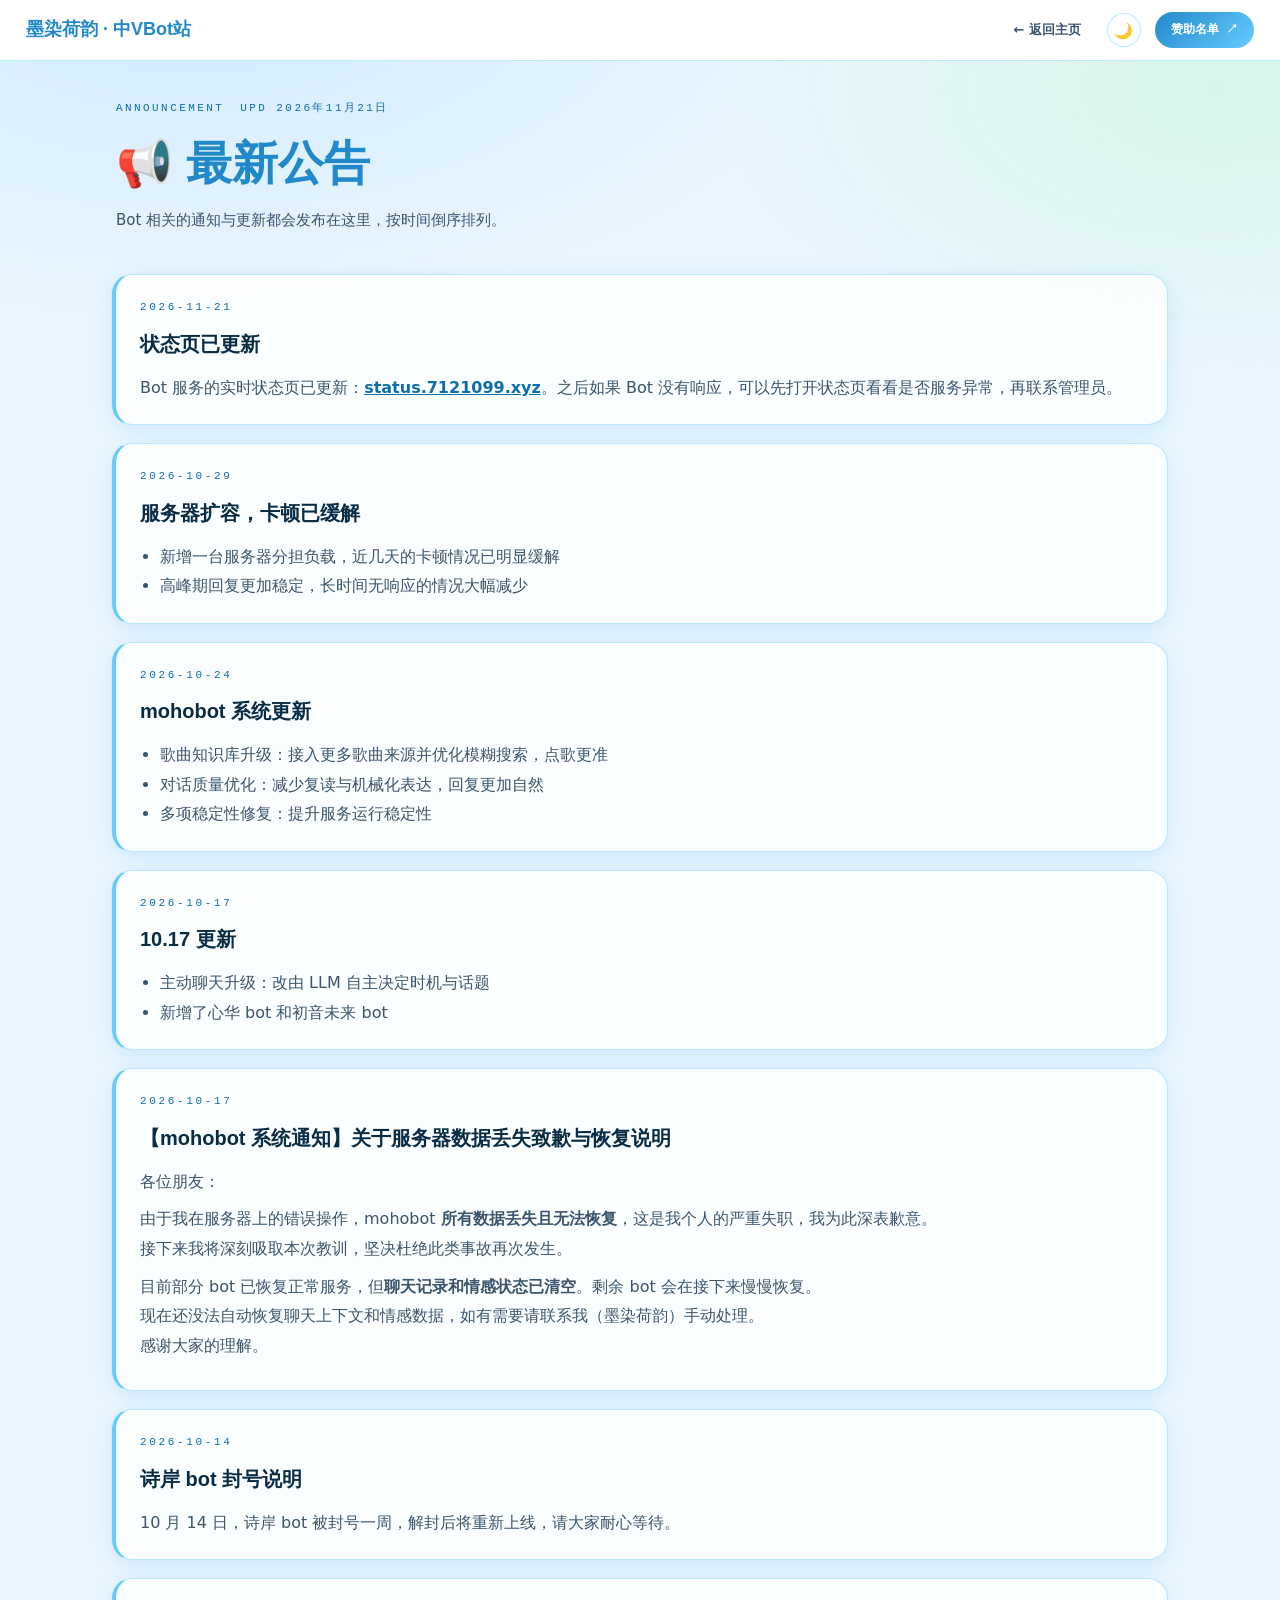
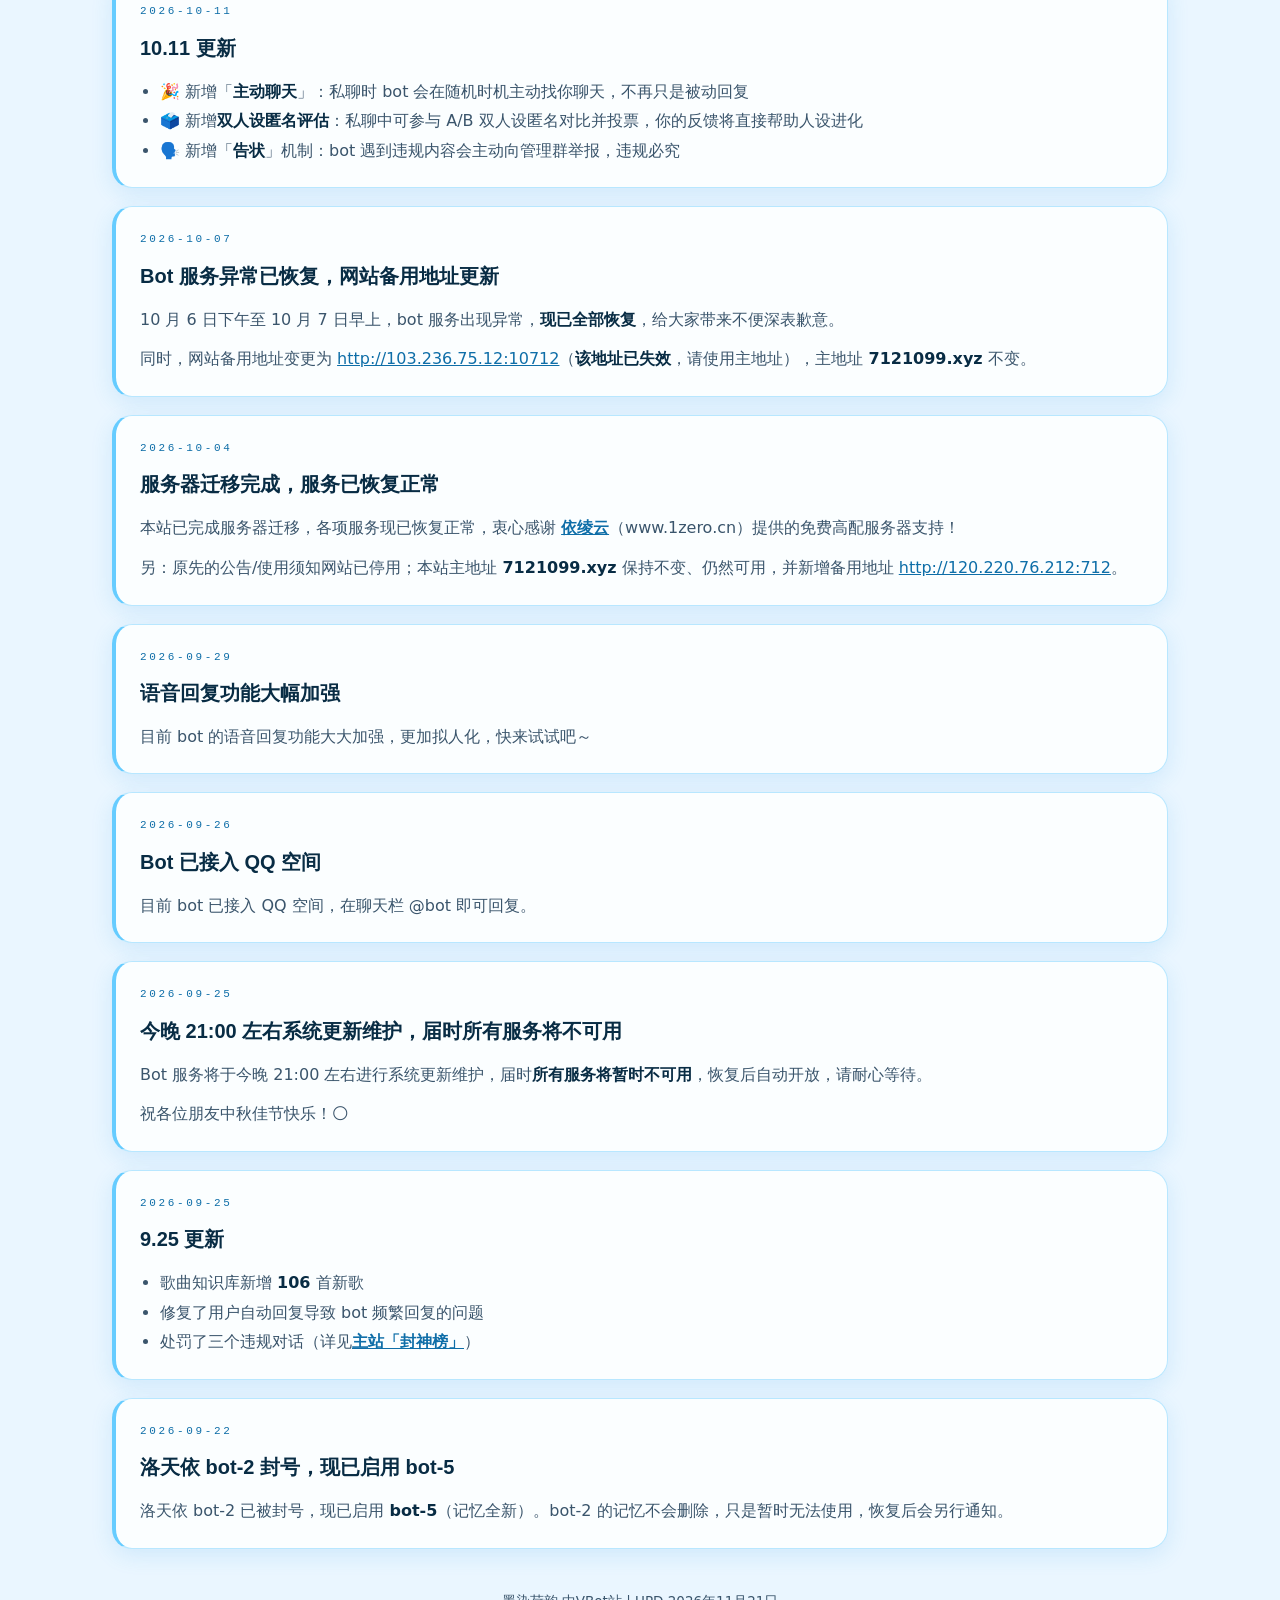
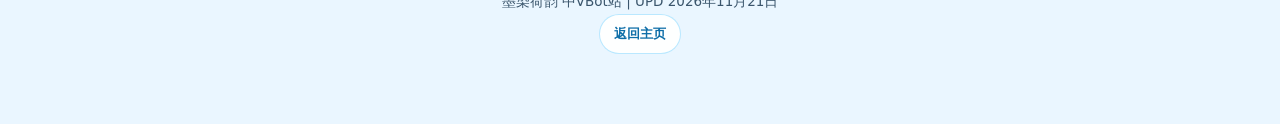
<file: notice.html>
<!DOCTYPE html>
<html lang="zh-CN">
<head>
<meta charset="UTF-8">
<meta name="viewport" content="width=device-width, initial-scale=1.0">
<title>公告 - 墨染荷韵的中VBot站</title>
<meta name="description" content="墨染荷韵的中VBot站公告：Bot 更新、服务器维护、功能上线与故障说明，按时间倒序排列。">
<meta name="theme-color" content="#eaf6ff">
<link rel="icon" href="favicon.ico?v=1" type="image/x-icon">
<link rel="stylesheet" href="style.css?v=20261107">
</head>
<body>
<div class="vc-top" id="vcTop"><div class="logo" id="vcLogo">墨染<b>荷韵</b> · 中VBot站</div><nav><a href="index.html">← 返回主页</a></nav><button class="theme-btn" id="themeBtn" title="切换深浅主题"><span id="themeIcon">🌙</span></button><a class="tb-btn" href="donate.html">赞助名单 ↗</a></div>
<main class="vc-wrap">
<header class="vc-hero-banner">
<div class="vc-kicker"><span>ANNOUNCEMENT</span><span>UPD 2026年11月21日</span></div>
<h1 class="vc-title vc-zoom">📢 最新公告</h1>
<p class="vc-sub vc-fly d1">Bot 相关的通知与更新都会发布在这里，按时间倒序排列。</p>
</header>

<section class="vc-sec">
<div class="vc-panel accent" style="margin-top:0;">
<div style="font-family:var(--mono);font-size:11px;letter-spacing:.24em;color:var(--label);">2026-11-21</div>
<h3 style="font-family:var(--display);font-size:20px;margin:8px 0 10px;font-weight:700;">状态页已更新</h3>
<p style="color:var(--muted);margin:0;">Bot 服务的实时状态页已更新：<a href="https://status.7121099.xyz/" target="_blank" rel="noreferrer" style="color:var(--label);font-weight:700;">status.7121099.xyz</a>。之后如果 Bot 没有响应，可以先打开状态页看看是否服务异常，再联系管理员。</p>
</div>
<div class="vc-panel accent" style="margin-top:16px;">
<div style="font-family:var(--mono);font-size:11px;letter-spacing:.24em;color:var(--label);">2026-10-29</div>
<h3 style="font-family:var(--display);font-size:20px;margin:8px 0 10px;font-weight:700;">服务器扩容，卡顿已缓解</h3>
<ul style="color:var(--muted);margin:0;padding-left:20px;">
<li>新增一台服务器分担负载，近几天的卡顿情况已明显缓解</li>
<li>高峰期回复更加稳定，长时间无响应的情况大幅减少</li>
</ul>
</div>
<div class="vc-panel accent" style="margin-top:16px;">
<div style="font-family:var(--mono);font-size:11px;letter-spacing:.24em;color:var(--label);">2026-10-24</div>
<h3 style="font-family:var(--display);font-size:20px;margin:8px 0 10px;font-weight:700;">mohobot 系统更新</h3>
<ul style="color:var(--muted);margin:0;padding-left:20px;">
<li>歌曲知识库升级：接入更多歌曲来源并优化模糊搜索，点歌更准</li>
<li>对话质量优化：减少复读与机械化表达，回复更加自然</li>
<li>多项稳定性修复：提升服务运行稳定性</li>
</ul>
</div>
<div class="vc-panel accent" style="margin-top:16px;">
<div style="font-family:var(--mono);font-size:11px;letter-spacing:.24em;color:var(--label);">2026-10-17</div>
<h3 style="font-family:var(--display);font-size:20px;margin:8px 0 10px;font-weight:700;">10.17 更新</h3>
<ul style="color:var(--muted);margin:0;padding-left:20px;">
<li>主动聊天升级：改由 LLM 自主决定时机与话题</li>
<li>新增了心华 bot 和初音未来 bot</li>
</ul>
</div>
<div class="vc-panel accent" style="margin-top:16px;">
<div style="font-family:var(--mono);font-size:11px;letter-spacing:.24em;color:var(--label);">2026-10-17</div>
<h3 style="font-family:var(--display);font-size:20px;margin:8px 0 10px;font-weight:700;">【mohobot 系统通知】关于服务器数据丢失致歉与恢复说明</h3>
<p style="color:var(--muted);margin:0 0 8px;">各位朋友：</p>
<p style="color:var(--muted);margin:0 0 8px;">由于我在服务器上的错误操作，mohobot <strong>所有数据丢失且无法恢复</strong>，这是我个人的严重失职，我为此深表歉意。<br>接下来我将深刻吸取本次教训，坚决杜绝此类事故再次发生。</p>
<p style="color:var(--muted);margin:0 0 8px;">目前部分 bot 已恢复正常服务，但<strong>聊天记录和情感状态已清空</strong>。剩余 bot 会在接下来慢慢恢复。<br>现在还没法自动恢复聊天上下文和情感数据，如有需要请联系我（墨染荷韵）手动处理。<br>感谢大家的理解。</p>
</div>
<div class="vc-panel accent" style="margin-top:16px;">
<div style="font-family:var(--mono);font-size:11px;letter-spacing:.24em;color:var(--label);">2026-10-14</div>
<h3 style="font-family:var(--display);font-size:20px;margin:8px 0 10px;font-weight:700;">诗岸 bot 封号说明</h3>
<p style="color:var(--muted);margin:0;">10 月 14 日，诗岸 bot 被封号一周，解封后将重新上线，请大家耐心等待。</p>
</div>
<div class="vc-panel accent" style="margin-top:16px;">
<div style="font-family:var(--mono);font-size:11px;letter-spacing:.24em;color:var(--label);">2026-10-11</div>
<h3 style="font-family:var(--display);font-size:20px;margin:8px 0 10px;font-weight:700;">10.11 更新</h3>
<ul style="color:var(--muted);margin:0;padding-left:20px;">
<li>🎉 新增「<strong style="color:var(--cyan-ink);">主动聊天</strong>」：私聊时 bot 会在随机时机主动找你聊天，不再只是被动回复</li>
<li>🗳️ 新增<strong style="color:var(--cyan-ink);">双人设匿名评估</strong>：私聊中可参与 A/B 双人设匿名对比并投票，你的反馈将直接帮助人设进化</li>
<li>🗣️ 新增「<strong style="color:var(--cyan-ink);">告状</strong>」机制：bot 遇到违规内容会主动向管理群举报，违规必究</li>
</ul>
</div>
<div class="vc-panel accent" style="margin-top:16px;">
<div style="font-family:var(--mono);font-size:11px;letter-spacing:.24em;color:var(--label);">2026-10-07</div>
<h3 style="font-family:var(--display);font-size:20px;margin:8px 0 10px;font-weight:700;">Bot 服务异常已恢复，网站备用地址更新</h3>
<p style="color:var(--muted);margin:0;">10 月 6 日下午至 10 月 7 日早上，bot 服务出现异常，<strong style="color:var(--cyan-ink);">现已全部恢复</strong>，给大家带来不便深表歉意。</p>
<p style="color:var(--muted);margin:10px 0 0;">同时，网站备用地址变更为 <a href="http://103.236.75.12:10712" target="_blank" rel="noreferrer" style="color:var(--label);">http://103.236.75.12:10712</a>（<strong style="color:var(--cyan-ink);">该地址已失效</strong>，请使用主地址），主地址 <strong style="color:var(--cyan-ink);">7121099.xyz</strong> 不变。</p>
</div>
<div class="vc-panel accent" style="margin-top:16px;">
<div style="font-family:var(--mono);font-size:11px;letter-spacing:.24em;color:var(--label);">2026-10-04</div>
<h3 style="font-family:var(--display);font-size:20px;margin:8px 0 10px;font-weight:700;">服务器迁移完成，服务已恢复正常</h3>
<p style="color:var(--muted);margin:0;">本站已完成服务器迁移，各项服务现已恢复正常，衷心感谢 <a href="https://www.1zero.cn" target="_blank" rel="noreferrer" style="color:var(--label);font-weight:700;">依绫云</a>（www.1zero.cn）提供的免费高配服务器支持！</p>
<p style="color:var(--muted);margin:10px 0 0;">另：原先的公告/使用须知网站已停用；本站主地址 <strong style="color:var(--cyan-ink);">7121099.xyz</strong> 保持不变、仍然可用，并新增备用地址 <a href="http://120.220.76.212:712" target="_blank" rel="noreferrer" style="color:var(--label);">http://120.220.76.212:712</a>。</p>
</div>
<div class="vc-panel accent" style="margin-top:16px;">
<div style="font-family:var(--mono);font-size:11px;letter-spacing:.24em;color:var(--label);">2026-09-29</div>
<h3 style="font-family:var(--display);font-size:20px;margin:8px 0 10px;font-weight:700;">语音回复功能大幅加强</h3>
<p style="color:var(--muted);margin:0;">目前 bot 的语音回复功能大大加强，更加拟人化，快来试试吧～</p>
</div>
<div class="vc-panel accent" style="margin-top:16px;">
<div style="font-family:var(--mono);font-size:11px;letter-spacing:.24em;color:var(--label);">2026-09-26</div>
<h3 style="font-family:var(--display);font-size:20px;margin:8px 0 10px;font-weight:700;">Bot 已接入 QQ 空间</h3>
<p style="color:var(--muted);margin:0;">目前 bot 已接入 QQ 空间，在聊天栏 @bot 即可回复。</p>
</div>
<div class="vc-panel accent" style="margin-top:16px;">
<div style="font-family:var(--mono);font-size:11px;letter-spacing:.24em;color:var(--label);">2026-09-25</div>
<h3 style="font-family:var(--display);font-size:20px;margin:8px 0 10px;font-weight:700;">今晚 21:00 左右系统更新维护，届时所有服务将不可用</h3>
<p style="color:var(--muted);margin:0;">Bot 服务将于今晚 21:00 左右进行系统更新维护，届时<strong style="color:var(--cyan-ink);">所有服务将暂时不可用</strong>，恢复后自动开放，请耐心等待。</p>
<p style="color:var(--muted);margin:10px 0 0;">祝各位朋友中秋佳节快乐！🌕</p>
</div>
<div class="vc-panel accent" style="margin-top:16px;">
<div style="font-family:var(--mono);font-size:11px;letter-spacing:.24em;color:var(--label);">2026-09-25</div>
<h3 style="font-family:var(--display);font-size:20px;margin:8px 0 10px;font-weight:700;">9.25 更新</h3>
<ul style="color:var(--muted);margin:0;padding-left:20px;">
<li>歌曲知识库新增 <strong style="color:var(--cyan-ink);">106</strong> 首新歌</li>
<li>修复了用户自动回复导致 bot 频繁回复的问题</li>
<li>处罚了三个违规对话（详见<a href="index.html#ban" style="color:var(--label);font-weight:700;">主站「封神榜」</a>）</li>
</ul>
</div>
<div class="vc-panel accent" style="margin-top:16px;">
<div style="font-family:var(--mono);font-size:11px;letter-spacing:.24em;color:var(--label);">2026-09-22</div>
<h3 style="font-family:var(--display);font-size:20px;margin:8px 0 10px;font-weight:700;">洛天依 bot-2 封号，现已启用 bot-5</h3>
<p style="color:var(--muted);margin:0;">洛天依 bot-2 已被封号，现已启用 <strong style="color:var(--cyan-ink);">bot-5</strong>（记忆全新）。bot-2 的记忆不会删除，只是暂时无法使用，恢复后会另行通知。</p>
</div>
</section>

<footer class="vc-foot">
<p>墨染荷韵 中VBot站 | UPD 2026年11月21日</p>
<p><a href="index.html" class="vc-chip">返回主页</a></p>
</footer>
</main>
<button class="to-top" id="toTop" title="回到顶部" aria-label="回到顶部">↑</button>
<script>
(function(){
  document.querySelectorAll('.vc-acc-h').forEach(function(h){
    var acc = h.parentElement;
    h.setAttribute('role','button');
    h.setAttribute('tabindex','0');
    h.setAttribute('aria-expanded', acc.classList.contains('open') ? 'true' : 'false');
    function toggle(){
      var open = acc.classList.toggle('open');
      h.setAttribute('aria-expanded', open ? 'true' : 'false');
    }
    h.addEventListener('click', toggle);
    h.addEventListener('keydown', function(e){
      if (e.key === 'Enter' || e.key === ' ') { e.preventDefault(); toggle(); }
    });
  });

  var logo = document.getElementById('vcLogo');
  if (logo) logo.addEventListener('click', function(){ window.scrollTo({top:0}); });

  var toTop = document.getElementById('toTop');
  if (toTop) {
    toTop.addEventListener('click', function(){ window.scrollTo({top:0}); });
    window.addEventListener('scroll', function(){
      toTop.classList.toggle('show', window.scrollY > 600);
    }, {passive:true});
  }
})();
</script>
<script>
(function(){
var root=document.documentElement,btn=document.getElementById('themeBtn'),icon=document.getElementById('themeIcon');
function set(d){root.classList.toggle('dark',d);if(icon)icon.textContent=d?'\u2600\ufe0f':'\ud83c\udf19';try{localStorage.setItem('vc-theme',d?'dark':'light');}catch(e){}}
var saved=null;try{saved=localStorage.getItem('vc-theme');}catch(e){}
set(saved==='dark');
if(btn)btn.addEventListener('click',function(){set(!root.classList.contains('dark'));});
})();
</script>
</body>
</html>
</file>
<file: style.css>
/* vc-bot static theme: light default + dark via html.dark (no animation, no blur, no bg image) */
:root{
  --cyan:#66CCFF; --cyan-deep:#2189c9; --cyan-ink:#082c44;
  --label:#0e6ea8;
  --ok-ink:#16794a; --danger-ink:#c02b45;
  --muted:#3a556c; --line:rgba(43,159,224,.25);
  --glass:rgba(255,255,255,.82); --glass-strong:rgba(255,255,255,.94);
  --glass-bd:rgba(102,204,255,.45); --th-bg:rgba(255,255,255,.55);
  --top-bg:#ffffff;
  --shadow:0 6px 22px rgba(43,159,224,.14);
  --grad1:#2b9fe0; --grad2:#66CCFF; --grad3:#aee7ff;
  --num-glow:transparent;
  --mono:Consolas,"JetBrains Mono","Courier New",monospace;
  --display:"Microsoft YaHei","PingFang SC",sans-serif;
  --sans:"Microsoft YaHei","PingFang SC",system-ui,sans-serif;
  --radius:20px;
}
html.dark{
  --cyan:#66CCFF; --cyan-deep:#5ab8ff; --cyan-ink:#e9f4ff;
  --label:#66CCFF;
  --ok-ink:#5fd99a; --danger-ink:#ff8f9f;
  --muted:#9db4c8; --line:rgba(102,204,255,.22);
  --glass:rgba(17,27,48,.78); --glass-strong:rgba(23,35,60,.9);
  --glass-bd:rgba(102,204,255,.3); --th-bg:rgba(255,255,255,.05);
  --top-bg:#0a1020;
  --shadow:0 6px 24px rgba(0,0,0,.45);
  --grad1:#5ab8ff; --grad2:#b8e8ff; --grad3:#b8e8ff;
  --num-glow:rgba(102,204,255,.55);
}
* { margin:0; padding:0; box-sizing:border-box; }
html, body { min-height:100%; }
html { scroll-padding-top:78px; }
body {
  font-family:var(--sans); color:var(--cyan-ink); line-height:1.85;
  background:#eaf6ff; position:relative; overflow-x:hidden;
}
/* 用固定定位伪元素代替 background-attachment:fixed（iOS Safari 不支持后者） */
body::before { content:""; position:fixed; inset:0; z-index:-1; pointer-events:none;
  background:radial-gradient(1100px 600px at 15% -5%,#cfeaff 0%,rgba(207,234,255,0) 60%),radial-gradient(900px 500px at 95% 10%,#d8f4e8 0%,rgba(216,244,232,0) 55%); }
html.dark body { background:#0a1020; }
html.dark body::before { background:linear-gradient(rgba(102,204,255,.045) 1px,transparent 1px),linear-gradient(90deg,rgba(102,204,255,.045) 1px,transparent 1px);
  background-size:44px 44px;
  -webkit-mask:radial-gradient(circle at 50% 20%,#000,transparent 90%); mask:radial-gradient(circle at 50% 20%,#000,transparent 90%); }
.vc-top { position:fixed; top:0; left:0; right:0; z-index:60; display:flex; align-items:center; gap:14px; padding:12px 26px; background:var(--top-bg); border-bottom:1px solid var(--glass-bd); }
.vc-top .logo { font-family:var(--display); font-weight:700; font-size:18px; color:var(--cyan-deep); white-space:nowrap; cursor:pointer; }
.vc-top .logo b { color:var(--cyan-deep); }
.vc-top nav { display:flex; gap:6px; margin-left:auto; flex-wrap:wrap; }
.vc-top nav a { font-size:13px; color:var(--muted); text-decoration:none; padding:6px 12px; border-radius:999px; font-weight:600; white-space:nowrap; flex:0 0 auto; }
.vc-top nav a:hover { background:rgba(102,204,255,.18); color:var(--cyan-ink); }
.vc-top .tb-btn { font-family:var(--mono); font-size:12px; padding:7px 16px; border-radius:999px; background:linear-gradient(135deg,var(--cyan-deep),var(--cyan)); color:#fff; text-decoration:none; font-weight:700; white-space:nowrap; }
.theme-btn { width:34px; height:34px; border-radius:999px; background:var(--glass-strong); border:1px solid var(--glass-bd); cursor:pointer; font-size:15px; line-height:1; flex-shrink:0; }
.theme-btn:hover { background:rgba(102,204,255,.25); }
@media (max-width:720px){ .vc-top { gap:8px; padding:10px 14px; } .vc-top nav a { padding:6px 8px; font-size:12px; } .vc-top .tb-btn { font-size:11px; padding:6px 12px; } }

.vc-wrap { max-width:1100px; margin:0 auto; padding:90px 22px 70px; position:relative; z-index:1; }
.vc-hero-banner { padding:8px 4px 0; margin-bottom:14px; position:relative; }
.vc-hero-cards { background:var(--glass-strong); border:1px solid var(--glass-bd); box-shadow:var(--shadow); border-radius:28px; padding:34px 36px; margin-bottom:34px; overflow:hidden; position:relative; }
.vc-kicker { display:flex; gap:16px; font-family:var(--mono); font-size:11px; letter-spacing:.22em; color:var(--label); margin-bottom:18px; flex-wrap:wrap; }
.vc-title { font-family:var(--display); font-size:46px; line-height:1.18; font-weight:700; background:linear-gradient(120deg,var(--grad1),var(--grad2) 60%,var(--grad3)); -webkit-background-clip:text; background-clip:text; -webkit-text-fill-color:transparent; }
.vc-sub { color:var(--muted); font-size:15px; margin:16px 0 18px; max-width:62ch; }
.vc-chips { display:flex; flex-wrap:wrap; gap:10px; }
.vc-chip { display:inline-flex; align-items:center; gap:4px; padding:7px 14px; border-radius:999px; background:var(--glass-strong); border:1px solid var(--glass-bd); color:var(--label); text-decoration:none; font-size:13px; font-weight:600; }
.vc-chip:hover { background:var(--cyan); color:#fff; }
.vc-idcards { display:grid; grid-template-columns:repeat(auto-fit,minmax(180px,1fr)); gap:12px; margin-top:22px; }
.vc-idcard { background:var(--glass-strong); border:1px solid var(--glass-bd); border-radius:14px; padding:14px 16px; }
.vc-idlabel { font-size:10px; letter-spacing:.2em; color:var(--label); }
.vc-idval { font-family:var(--mono); font-size:20px; font-weight:700; color:var(--cyan-ink); }
.vc-idname { font-size:13px; color:var(--label); text-decoration:none; font-weight:600; }
.vc-stats { display:grid; grid-template-columns:repeat(auto-fit,minmax(140px,1fr)); gap:14px; margin-top:22px; }
.vc-stat { background:var(--glass-strong); border:1px solid var(--glass-bd); border-radius:14px; padding:14px; text-align:center; }
.vc-stat-k { font-family:var(--mono); font-size:10px; letter-spacing:.15em; color:var(--label); }
.vc-stat-v { font-size:20px; font-weight:800; color:var(--cyan-ink); margin:4px 0; }
.vc-stat-u { font-size:12px; color:var(--muted); }
.vc-marquee { margin-top:22px; border-top:1px solid var(--line); border-bottom:1px solid var(--line); padding:10px 0; }
.vc-marquee-track { display:flex; flex-wrap:wrap; gap:8px 28px; }
.vc-mq-item { display:inline-flex; align-items:center; gap:8px; font-family:var(--mono); font-size:12px; letter-spacing:.1em; color:var(--muted); }
.vc-mq-dot { width:6px; height:6px; border-radius:50%; background:var(--cyan); }

.vc-sec { margin:40px 0; }
.vc-sechead { display:flex; align-items:baseline; gap:14px; margin-bottom:22px; padding-bottom:12px; border-bottom:2px solid var(--line); flex-wrap:wrap; }
.vc-secnum { font-family:var(--mono); font-size:28px; font-weight:700; color:var(--label); text-shadow:0 0 18px var(--num-glow); }
.vc-sectitle { font-family:var(--display); font-size:26px; font-weight:700; color:var(--cyan-ink); }
.vc-seclatin { font-family:var(--mono); font-size:11px; letter-spacing:.2em; color:var(--muted); margin-left:auto; }
.vc-panel { background:var(--glass); border:1px solid var(--glass-bd); border-radius:var(--radius); padding:22px 24px; box-shadow:var(--shadow); margin-bottom:18px; }
.vc-panel.accent { border-left:4px solid var(--cyan); }
.vc-cmds { display:grid; grid-template-columns:repeat(auto-fit,minmax(200px,1fr)); gap:12px; margin-bottom:18px; }
.vc-cmd { background:var(--glass-strong); border:1px solid var(--glass-bd); border-radius:12px; padding:12px 14px; }
.vc-cmd-l { font-size:13px; color:var(--muted); margin-bottom:6px; font-weight:600; }
.vc-code { display:inline-block; font-family:var(--mono); font-size:13px; background:rgba(43,159,224,.14); color:var(--label); padding:2px 8px; border-radius:6px; margin:3px 4px 0 0; }
.vc-acc { background:var(--glass); border:1px solid var(--glass-bd); border-radius:14px; margin:12px 0; overflow:hidden; }
.vc-acc-h { display:flex; align-items:center; gap:12px; padding:15px 18px; cursor:pointer; font-weight:700; color:var(--cyan-ink); }
.vc-acc-h:hover { background:rgba(102,204,255,.12); }
.vc-acc-h:focus-visible { outline:2px solid var(--cyan-deep); outline-offset:-2px; }
.vc-acc-i { font-family:var(--mono); font-size:13px; color:var(--label); }
.vc-acc-x { margin-left:auto; font-size:20px; color:var(--label); transition:transform .3s; }
.vc-acc.open .vc-acc-x { transform:rotate(45deg); }
/* visibility 让收起状态下的链接无法被 Tab 聚焦，同时不影响展开动画 */
.vc-acc-b { max-height:0; overflow:hidden; visibility:hidden; transition:max-height .35s ease, visibility .35s; }
.vc-acc.open .vc-acc-b { max-height:2400px; visibility:visible; }
.vc-acc-in { padding:0 18px 18px; color:var(--muted); font-size:14.5px; }
.vc-acc-in ul { padding-left:18px; }
.vc-acc-in li { margin:6px 0; }
.vc-acc-in a { color:var(--label); font-weight:700; text-decoration:none; }
.vc-acc-in pre { background:rgba(43,159,224,.1); border:1px solid var(--line); border-radius:8px; padding:12px; font-family:var(--mono); font-size:12.5px; white-space:pre-wrap; color:var(--cyan-ink); margin-top:8px; }
.vc-bots { display:grid; grid-template-columns:repeat(auto-fit,minmax(180px,1fr)); gap:10px; }
.vc-bot { position:relative; display:flex; align-items:center; justify-content:space-between; gap:10px; background:var(--glass-strong); border:1px solid var(--glass-bd); border-radius:14px; padding:10px 12px; overflow:hidden; }
.vc-bot-info { position:relative; z-index:3; min-width:0; }
/* 角色主题色只作装饰；文字色与 --cyan-ink 混合，保证浅/深色两种模式下都能读清 */
.vc-bot-n { font-family:var(--display); font-size:16px; font-weight:700; color:var(--bc,#2b9fe0); color:color-mix(in srgb, var(--bc,#2b9fe0) 42%, var(--cyan-ink)); line-height:1.3; }
.vc-bot-v { display:block; font-family:var(--mono); font-size:10px; font-weight:600; margin-top:1px; opacity:.75; color:var(--bc,#2b9fe0); color:color-mix(in srgb, var(--bc,#2b9fe0) 42%, var(--cyan-ink)); }
.vc-bot-btn { position:relative; z-index:3; flex-shrink:0; display:inline-block; padding:5px 12px; border-radius:999px; background:rgba(102,204,255,.14); border:1px solid var(--bc,rgba(102,204,255,.5)); text-decoration:none; font-size:11px; font-weight:700; white-space:nowrap; color:var(--bc,#2b9fe0); color:color-mix(in srgb, var(--bc,#2b9fe0) 42%, var(--cyan-ink)); }
html.dark .vc-bot-btn { background:rgba(102,204,255,.08); }
.vc-bot-btn:hover { background:var(--bc,#66CCFF); color:#fff; }
@media (max-width:560px){ .vc-bots { grid-template-columns:repeat(auto-fit,minmax(140px,1fr)); } .vc-bot { padding:8px 10px; } .vc-bot-n { font-size:14px; } }
.vc-two { display:grid; grid-template-columns:repeat(auto-fit,minmax(220px,1fr)); gap:14px; }
.vc-note { background:var(--glass); border:1px solid var(--glass-bd); border-radius:12px; padding:14px 16px; color:var(--muted); font-size:14px; border-left:4px solid var(--cyan); margin-bottom:12px; }
.vc-note.vc-danger { border-left-color:#ff6b8a; }
.vc-note.vc-ok { border-left-color:#2fb36b; }
.vc-msgbox { margin-top:12px; }
.vc-msgbox .lab { font-family:var(--mono); font-size:10px; letter-spacing:.2em; margin-bottom:6px; }
.vc-msgbox.vc-good .lab { color:var(--ok-ink); }
.vc-msgbox.vc-bad .lab { color:var(--danger-ink); }
.vc-bubble { display:inline-block; background:var(--glass-strong); border:1px solid var(--glass-bd); border-radius:10px; padding:6px 10px; font-size:13px; margin:4px 4px 0 0; color:var(--cyan-ink); }
.vc-msgbox.vc-bad .vc-bubble { display:block; margin:4px 0 0; width:fit-content; }
.vc-legal.vc-danger { border-left:4px solid #ff6b8a; }
.vc-legal h4 { font-family:var(--display); color:var(--cyan-ink); font-size:16px; margin:14px 0 6px; }
.vc-legal p { color:var(--muted); font-size:14px; margin:6px 0; }
.vc-sign { text-align:right; margin-top:16px; padding-top:12px; border-top:1px dashed #e0556b; color:#c0392b; font-weight:700; font-size:14px; }
html.dark .vc-sign { color:#ff8f9f; }
.vc-team { display:grid; grid-template-columns:repeat(auto-fit,minmax(150px,1fr)); gap:14px; }
.vc-tc { background:var(--glass-strong); border:1px solid var(--glass-bd); border-radius:16px; padding:18px 12px; text-align:center; }
.vc-tc:hover { box-shadow:var(--shadow); border-color:var(--cyan); }
.vc-tc-av { width:56px; height:56px; margin:0 auto 10px; border-radius:50%; overflow:hidden; border:2.5px solid #fff; box-shadow:0 4px 14px rgba(43,159,224,.4); }
.vc-tc-av img { width:100%; height:100%; object-fit:cover; }
.vc-tc-n { font-family:var(--display); font-size:17px; font-weight:700; color:var(--cyan-ink); }
.vc-tc-r { font-size:11px; color:#fff; background:linear-gradient(135deg,var(--cyan-deep),var(--cyan)); display:inline-block; padding:2px 10px; border-radius:999px; margin:4px 0; }
.vc-tc-q { font-family:var(--mono); font-size:12px; color:var(--muted); }
.vc-foot { text-align:center; color:var(--muted); font-size:13.5px; margin-top:40px; }
.vc-foot .hl { color:var(--label); font-weight:700; }
.vc-foot a { color:var(--label); }

/* 回到顶部 */
.to-top { position:fixed; right:18px; bottom:18px; z-index:70; width:42px; height:42px; border-radius:50%; background:var(--glass-strong); border:1px solid var(--glass-bd); color:var(--label); font-size:18px; line-height:1; cursor:pointer; box-shadow:var(--shadow); display:none; }
.to-top.show { display:block; }

/* 平板/手机：顶栏改为两行，导航横向可滚动（不再直接隐藏） */
@media (max-width:900px){
  html { scroll-padding-top:118px; }
  .vc-top { flex-wrap:wrap; row-gap:8px; padding:10px 16px; }
  .vc-top nav { order:4; flex:1 0 100%; margin-left:0; flex-wrap:nowrap; overflow-x:auto; scrollbar-width:none; padding-bottom:2px; }
  .vc-top nav::-webkit-scrollbar { display:none; }
  .vc-top .theme-btn { margin-left:auto; }
  .vc-wrap { padding-top:126px; }
  .vc-title { font-size:34px; }
}
@media (max-width:560px){ .vc-wrap { padding:126px 14px 60px; } .vc-hero-cards { padding:22px 16px; border-radius:20px; } .vc-title { font-size:30px; } .vc-sectitle { font-size:22px; } }

/* donation pagination (shared) */
.pagination { display:flex; flex-wrap:wrap; gap:8px; margin-top:20px; justify-content:center; align-items:center; }
.pagination .page-nav, .pagination .page-btn { font-family:var(--mono); min-width:40px; padding:9px 14px; border-radius:10px; background:var(--glass); border:1px solid var(--glass-bd); color:var(--label); cursor:pointer; font-weight:700; }
.pagination .page-nav:hover:not([disabled]), .pagination .page-btn:hover { background:rgba(102,204,255,.28); }
.pagination .page-btn.active { background:linear-gradient(135deg,var(--cyan-deep),var(--cyan)); color:#fff; border-color:transparent; }
.pagination .page-nav[disabled] { opacity:.4; cursor:not-allowed; }
.pagination .page-info { color:var(--muted); font-family:var(--mono); padding:0 4px; }
.vc-hero-banner .vc-sub { color:var(--muted); }
.vc-hero-banner .vc-kicker { color:var(--label); }
.vc-hero-banner .vc-title { color:var(--cyan-deep); -webkit-text-fill-color:var(--cyan-deep); background:none; }
@media (max-width:560px){
  .pagination .page-btn:not(.active) { display:none; }
  .pagination .page-info { display:none; }
  .pagination { gap:10px; }
}
</file>
